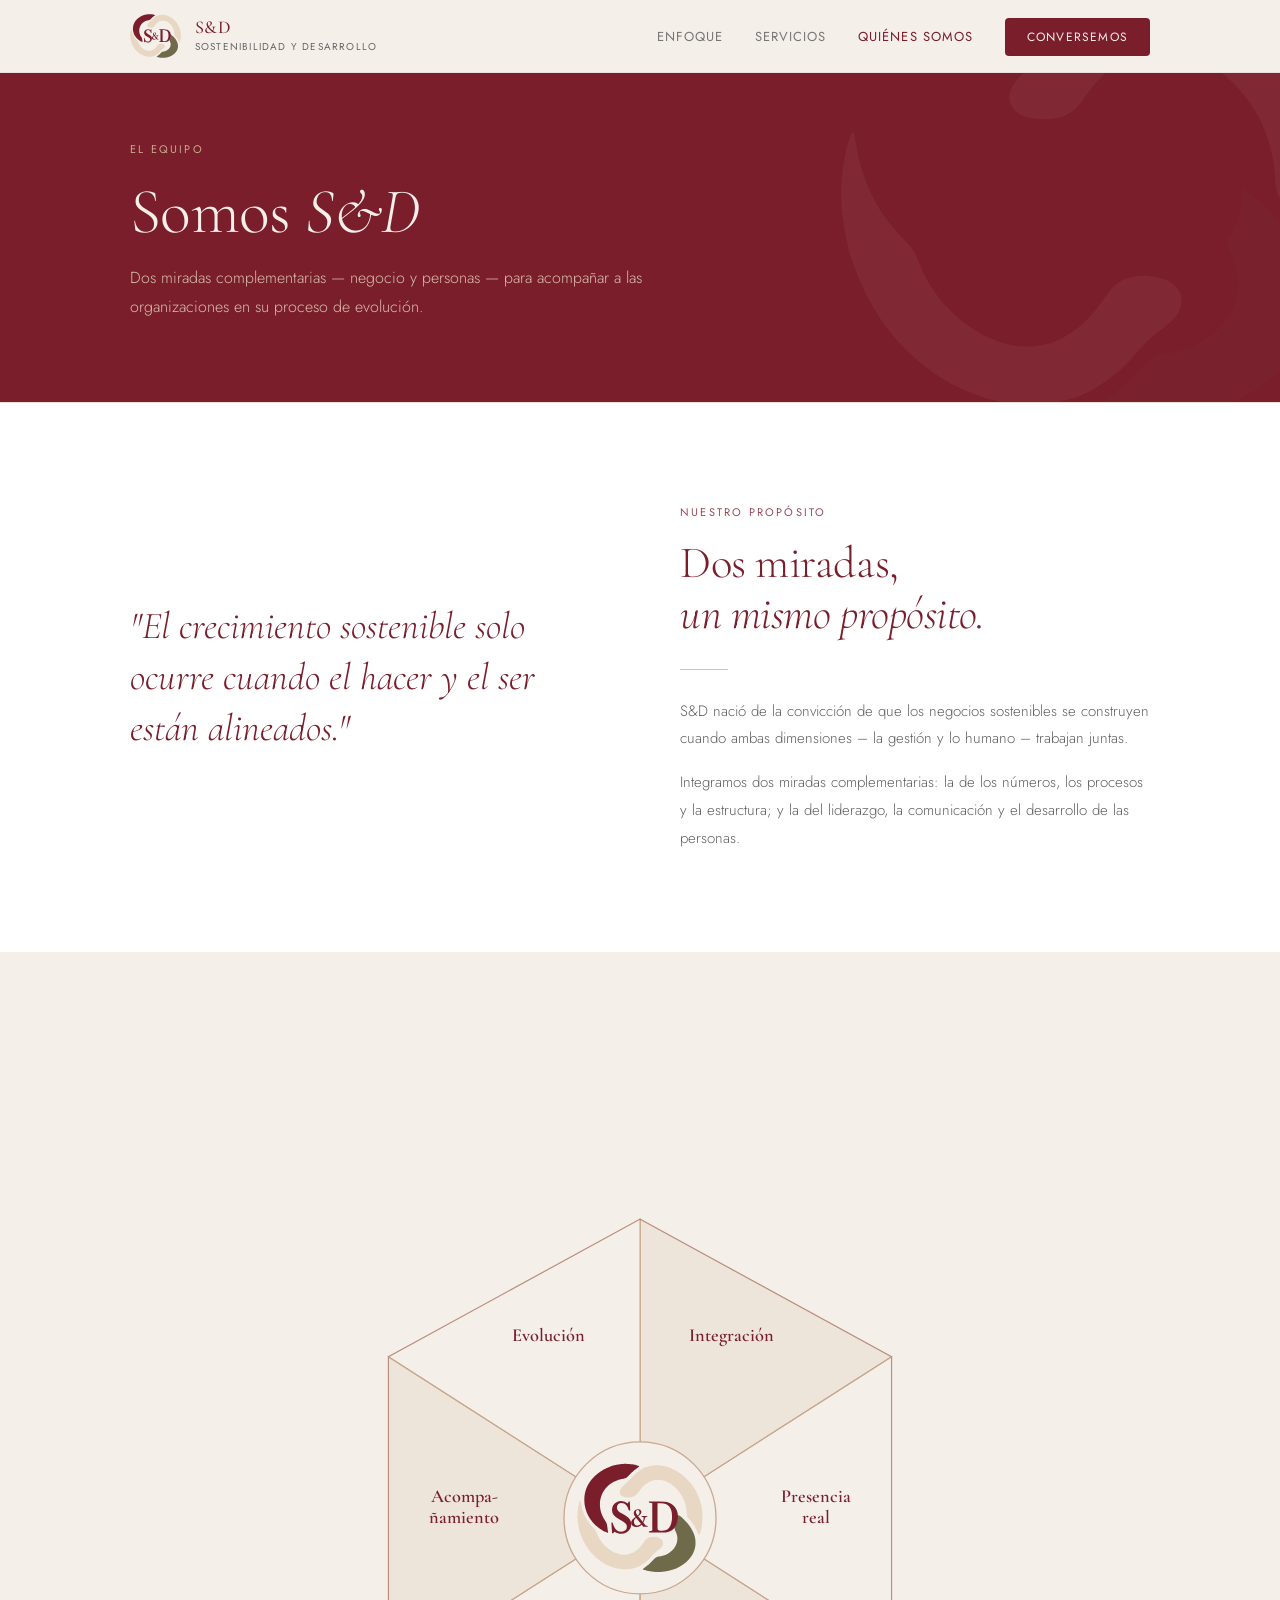
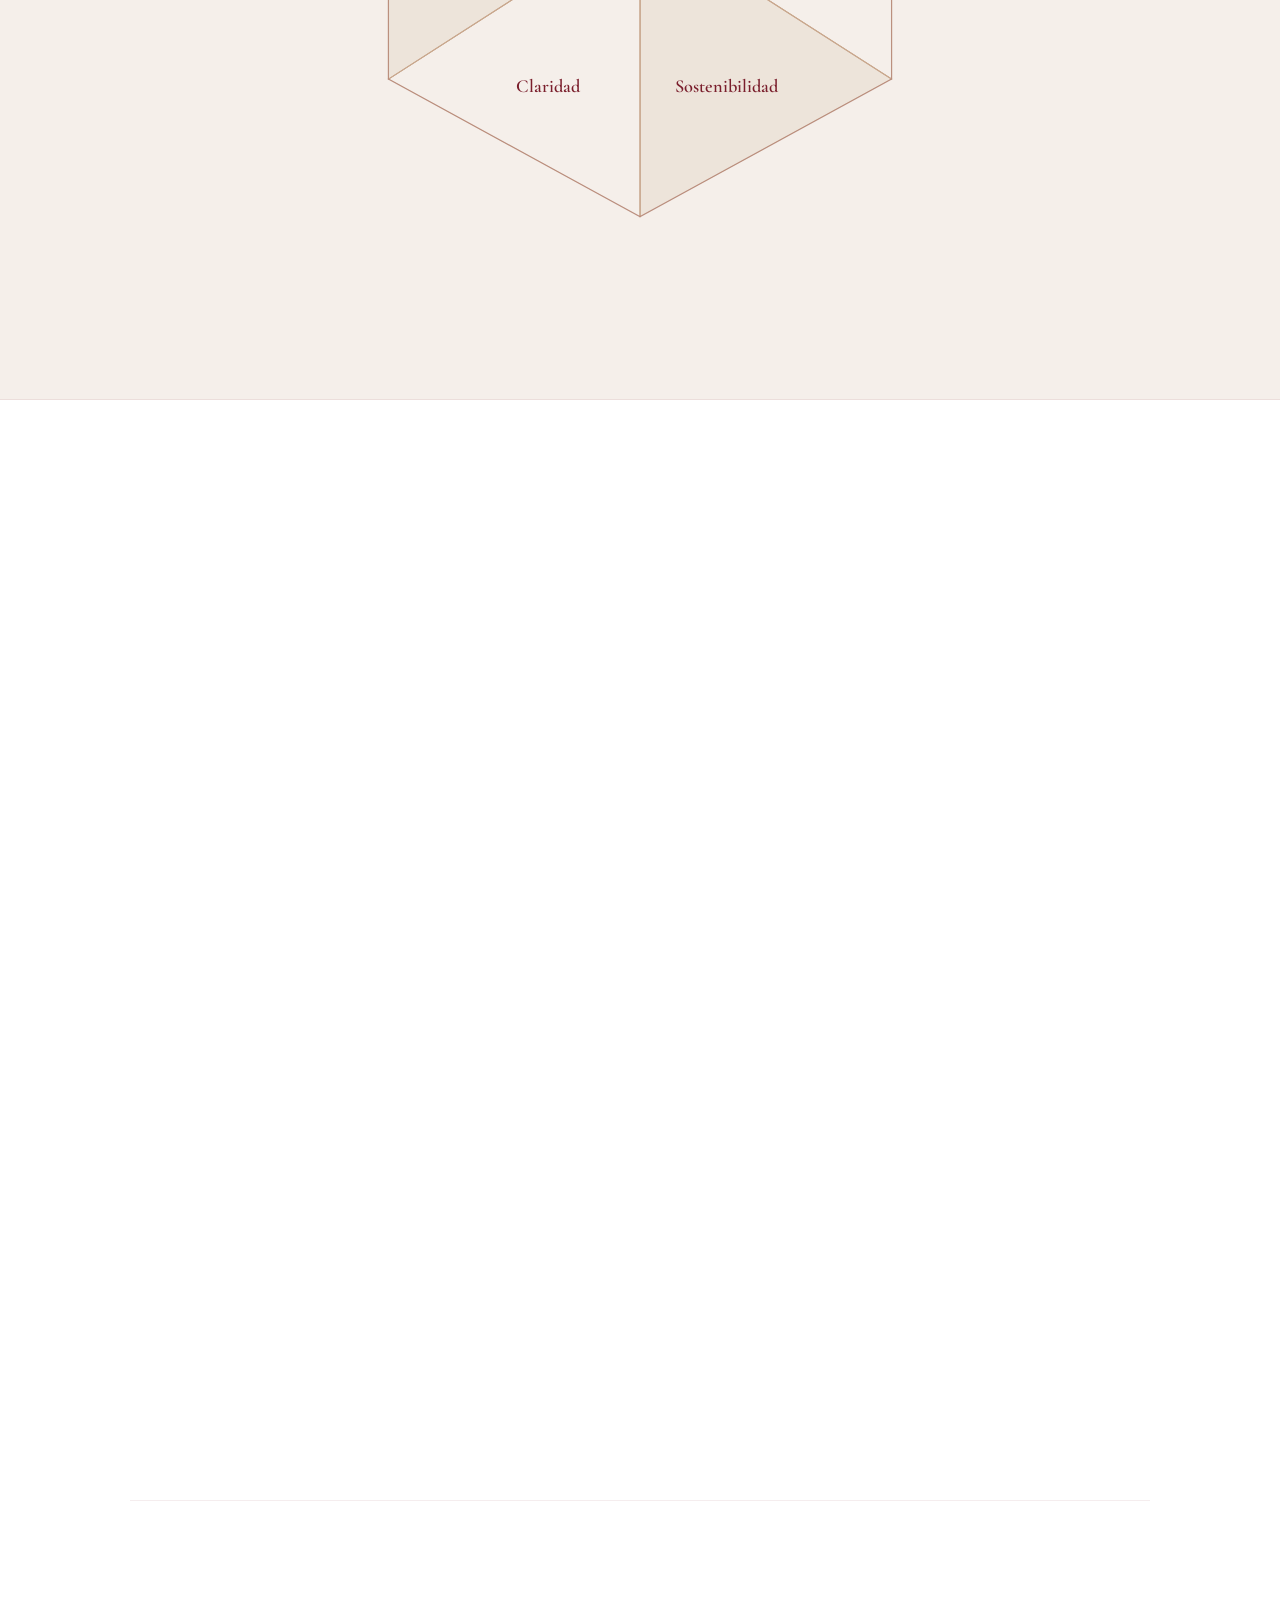
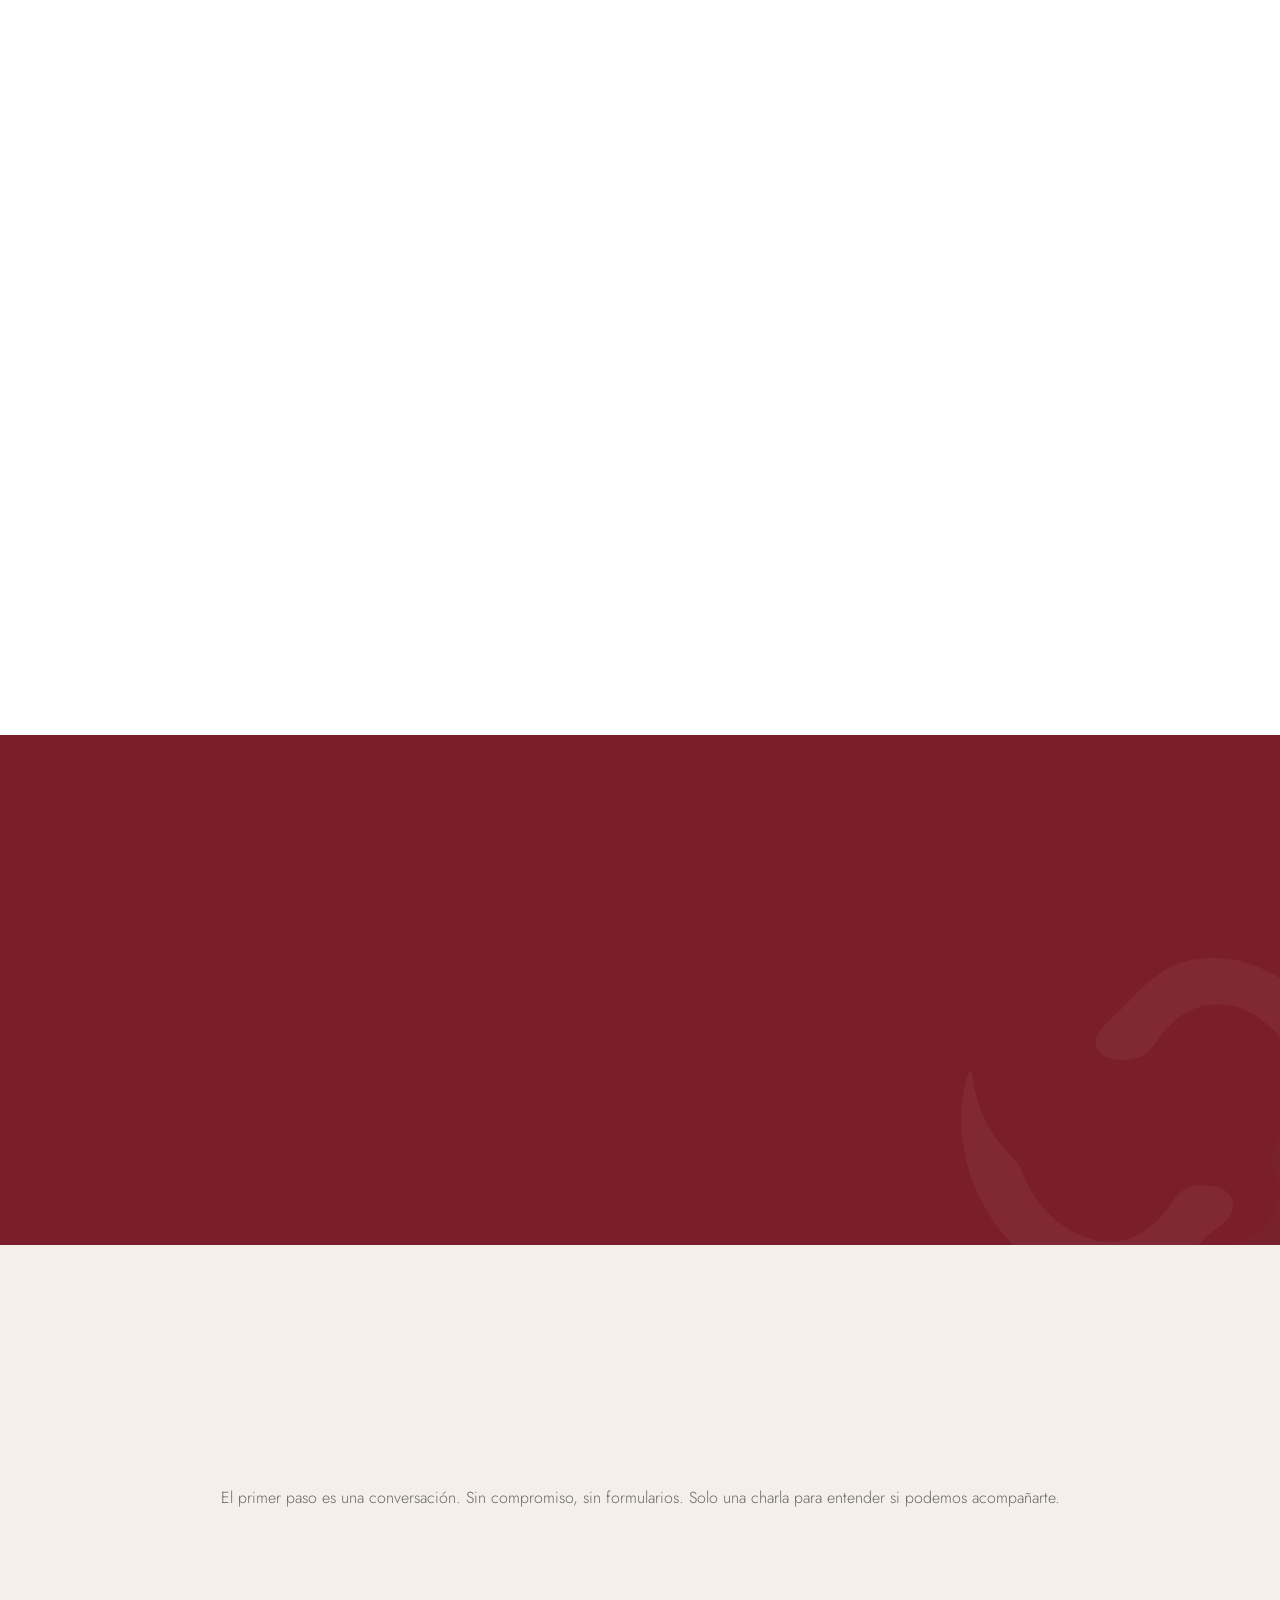
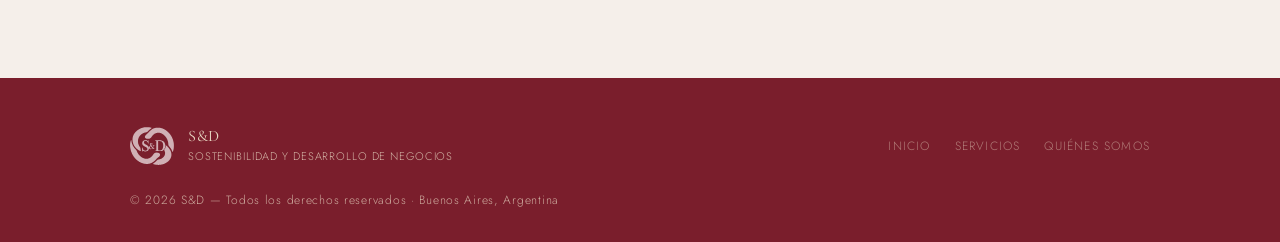
<file: quienes-somos.html>
<!DOCTYPE html>
<html lang="es-AR">
<head>
  <meta charset="UTF-8" />
  <meta name="viewport" content="width=device-width, initial-scale=1.0" />
  <title>Quiénes somos: Yanina Di Boscio y Claudia Santilli | SyD Consultora</title>
  <meta name="description" content="Yanina Di Boscio (gestión y procesos) y Claudia Santilli (coaching y liderazgo), socias de SyD Consultora (S&amp;D). Acompañamos a pymes y empresas familiares." />
  <link rel="canonical" href="https://sydconsultora.com.ar/quienes-somos" />

  <!-- Vista previa al compartir (WhatsApp, LinkedIn, etc.) -->
  <meta property="og:type" content="website" />
  <meta property="og:locale" content="es_AR" />
  <meta property="og:site_name" content="SyD Consultora (S&amp;D)" />
  <meta property="og:title" content="Quiénes somos: Yanina Di Boscio y Claudia Santilli | SyD Consultora" />
  <meta property="og:description" content="Yanina Di Boscio (gestión y procesos) y Claudia Santilli (coaching y liderazgo), socias de SyD Consultora (S&amp;D). Acompañamos a pymes y empresas familiares." />
  <meta property="og:url" content="https://sydconsultora.com.ar/quienes-somos" />
  <meta property="og:image" content="https://sydconsultora.com.ar/img/og-image.jpg" />
  <meta property="og:image:width" content="1200" />
  <meta property="og:image:height" content="630" />
  <meta property="og:image:alt" content="Logo de S&amp;D — Sostenibilidad y Desarrollo de Negocios" />
  <meta name="twitter:card" content="summary_large_image" />

  <!-- Datos estructurados (schema.org) -->
  <script type="application/ld+json">
{
  "@context": "https://schema.org",
  "@graph": [
    {
      "@type": "Person",
      "@id": "https://sydconsultora.com.ar/quienes-somos#yanina",
      "name": "Yanina Di Boscio",
      "jobTitle": "Socia · Licenciada en Administración",
      "description": "Más de 25 años en la gestión integral de empresas familiares, pymes y negocios en crecimiento.",
      "image": "https://sydconsultora.com.ar/img/yanina.jpg",
      "worksFor": {
        "@id": "https://sydconsultora.com.ar/#organizacion"
      },
      "knowsAbout": [
        "Gestión",
        "Procesos",
        "Estrategia financiera"
      ]
    },
    {
      "@type": "Person",
      "@id": "https://sydconsultora.com.ar/quienes-somos#claudia",
      "name": "Claudia Santilli",
      "jobTitle": "Socia · Contadora Pública · Master Coach Ontológica Sistémica y Ejecutiva",
      "worksFor": {
        "@id": "https://sydconsultora.com.ar/#organizacion"
      },
      "knowsAbout": [
        "Coaching",
        "Liderazgo",
        "Desarrollo humano"
      ]
    }
  ]
}
  </script>
  <link rel="icon" href="img/favicon.ico" sizes="any" />
  <link rel="icon" type="image/png" sizes="32x32" href="img/favicon-32.png" />
  <link rel="apple-touch-icon" href="img/apple-touch-icon.png" />
  <link rel="preconnect" href="https://fonts.googleapis.com" />
  <link rel="preconnect" href="https://fonts.gstatic.com" crossorigin />
  <!-- Carga sin bloquear el render: primero se ve el texto con la fuente del sistema -->
  <link rel="preload" as="style" href="https://fonts.googleapis.com/css2?family=Cormorant+Garamond:ital,wght@0,300;0,400;0,500;1,300;1,400&family=Jost:wght@300;400;500&display=swap" />
  <link rel="stylesheet" href="https://fonts.googleapis.com/css2?family=Cormorant+Garamond:ital,wght@0,300;0,400;0,500;1,300;1,400&family=Jost:wght@300;400;500&display=swap" media="print" onload="this.media='all'" />
  <noscript><link rel="stylesheet" href="https://fonts.googleapis.com/css2?family=Cormorant+Garamond:ital,wght@0,300;0,400;0,500;1,300;1,400&family=Jost:wght@300;400;500&display=swap" /></noscript>
  <link rel="stylesheet" href="css/shared.css" />
  <link rel="stylesheet" href="css/quienes-somos.css" />
</head>
<body>

<nav id="navbar">
  <div class="nav-inner">
    <a href="index.html" class="nav-logo">
      <img src="img/logo.svg" alt="S&amp;D" width="51" height="44" />
      <div>
        <span class="brand-name">S&amp;D</span>
        <span class="brand-sub">Sostenibilidad y Desarrollo</span>
      </div>
    </a>
    <ul class="nav-links">
      <li><a href="index.html#pilares">Enfoque</a></li>
      <li><a href="servicios.html" >Servicios</a></li>
      <li><a href="quienes-somos.html" class="nav-active">Quiénes Somos</a></li>
      <li><a href="https://wa.me/5491141867549?text=Hola%2C%20quiero%20conocer%20m%C3%A1s%20sobre%20S%26D" target="_blank" class="nav-cta">Conversemos</a></li>
    </ul>
    <button class="nav-hamburger" id="hamburger" aria-label="Abrir menú">
      <span></span><span></span><span></span>
    </button>
  </div>
</nav>
<div class="nav-mobile" id="mobile-menu">
  <a href="index.html#pilares" onclick="closeMenu()">Enfoque</a>
  <a href="servicios.html" onclick="closeMenu()">Servicios</a>
  <a href="quienes-somos.html" onclick="closeMenu()">Quiénes Somos</a>
  <a href="https://wa.me/5491141867549?text=Hola%2C%20quiero%20conocer%20m%C3%A1s%20sobre%20S%26D" target="_blank" class="nav-cta" onclick="closeMenu()">Conversemos</a>
</div>

<!-- HERO -->
<section class="page-hero">
  <div class="page-hero-wm" id="page-hero-wm"></div>
  <div class="container">
    <p class="section-eyebrow fade-up">El equipo</p>
    <h1 class="section-title fade-up d1">Somos <em>S&amp;D</em></h1>
    <p class="section-desc fade-up d2">
      Dos miradas complementarias — negocio y personas — para acompañar
      a las organizaciones en su proceso de evolución.
    </p>
  </div>
</section>

<div class="divider"></div>

<!-- PROPÓSITO -->
<section id="proposito">
  <div class="container">
    <div class="proposito-grid">
      <div class="fade-up">
        <blockquote class="proposito-quote">
          "El crecimiento sostenible solo ocurre cuando el hacer y el ser están alineados."
        </blockquote>
      </div>
      <div class="fade-up d2">
        <p class="section-eyebrow">Nuestro propósito</p>
        <h2 class="section-title">Dos miradas,<br /><em>un mismo propósito.</em></h2>
        <div class="proposito-sep"></div>
        <p class="proposito-text">
          S&amp;D nació de la convicción de que los negocios sostenibles 
          se construyen cuando ambas dimensiones – la gestión y lo humano – trabajan juntas.
        </p>
        <p class="proposito-text" style="margin-top: 16px;">
          Integramos dos miradas complementarias: la de los números, los procesos y
          la estructura; y la del liderazgo, la comunicación y el desarrollo de las personas.
        </p>
      </div>
    </div>
  </div>
</section>

<!-- VALORES -->
<section id="valores">
  <div class="container">
    <div class="section-header">
      <p class="section-eyebrow fade-up">Cómo trabajamos</p>
      <h2 class="section-title fade-up d1">Nuestra <em>Metodología</em></h2>
    </div>

    <!-- DESKTOP: hexágono radial -->
    <div class="valores-hex">
      <svg width="100%" viewBox="0 0 580 580" fill="none" xmlns="http://www.w3.org/2000/svg">

        <!-- GAJO 0 — top — Integración -->
        <g class="gajo">
          <polygon class="gajo-fill" points="290,280 290,52 482,157" fill="#EDE4DA" stroke="#C9A88E" stroke-width="0.8"/>
          <line x1="290" y1="280" x2="290" y2="52" stroke="#C9A88E" stroke-width="0.8"/>
          <text class="gajo-titulo" font-family="'Cormorant Garamond',serif" font-size="14" font-weight="600" fill="#7A1E2C" text-anchor="middle" x="360" y="145">Integración</text>
          <text class="gajo-desc" font-family="'Jost',sans-serif" font-size="9.5" fill="#444" text-anchor="middle">
            <tspan x="358" y="128">Unimos la gestión</tspan>
            <tspan x="358" dy="13">con las personas,</tspan>
            <tspan x="358" dy="13">porque ambas siempre</tspan>
            <tspan x="358" dy="13">van de la mano.</tspan>
          </text>
        </g>

        <!-- GAJO 1 — top-right — Presencia real -->
        <g class="gajo">
          <polygon class="gajo-fill" points="290,280 482,157 482,403" fill="#F5EFEA" stroke="#C9A88E" stroke-width="0.8"/>
          <line x1="290" y1="280" x2="482" y2="157" stroke="#C9A88E" stroke-width="0.8"/>
          <text class="gajo-titulo" font-family="'Cormorant Garamond',serif" font-size="14" font-weight="600" fill="#7A1E2C" text-anchor="middle" x="424" y="268">Presencia</text>
          <text class="gajo-titulo" font-family="'Cormorant Garamond',serif" font-size="14" font-weight="600" fill="#7A1E2C" text-anchor="middle" x="424" y="284">real</text>
          <text class="gajo-desc" font-family="'Jost',sans-serif" font-size="9.5" fill="#444" text-anchor="middle">
            <tspan x="424" y="255">Sin recetas</tspan>
            <tspan x="424" dy="13">genéricas. Nos</tspan>
            <tspan x="424" dy="13">involucramos en la</tspan>
            <tspan x="424" dy="13">realidad de cada</tspan>
            <tspan x="424" dy="13">organización.</tspan>
          </text>
        </g>

        <!-- GAJO 2 — bottom-right — Sostenibilidad -->
        <g class="gajo">
          <polygon class="gajo-fill" points="290,280 482,403 290,508" fill="#EDE4DA" stroke="#C9A88E" stroke-width="0.8"/>
          <line x1="290" y1="280" x2="482" y2="403" stroke="#C9A88E" stroke-width="0.8"/>
          <text class="gajo-titulo" font-family="'Cormorant Garamond',serif" font-size="14" font-weight="600" fill="#7A1E2C" text-anchor="middle" x="356" y="413">Sostenibilidad</text>
          <text class="gajo-desc" font-family="'Jost',sans-serif" font-size="9.5" fill="#444" text-anchor="middle">
            <tspan x="356" y="396">Construimos bases</tspan>
            <tspan x="356" dy="13">que sostengan el</tspan>
            <tspan x="356" dy="13">crecimiento en</tspan>
            <tspan x="356" dy="13">el tiempo.</tspan>
          </text>
        </g>

        <!-- GAJO 3 — bottom — Claridad -->
        <g class="gajo">
          <polygon class="gajo-fill" points="290,280 290,508 98,403" fill="#F5EFEA" stroke="#C9A88E" stroke-width="0.8"/>
          <line x1="290" y1="280" x2="290" y2="508" stroke="#C9A88E" stroke-width="0.8"/>
          <text class="gajo-titulo" font-family="'Cormorant Garamond',serif" font-size="14" font-weight="600" fill="#7A1E2C" text-anchor="middle" x="220" y="413">Claridad</text>
          <text class="gajo-desc" font-family="'Jost',sans-serif" font-size="9.5" fill="#444" text-anchor="middle">
            <tspan x="220" y="396">Espacios de análisis</tspan>
            <tspan x="220" dy="13">para priorizar y</tspan>
            <tspan x="220" dy="13">decidir con mayor</tspan>
            <tspan x="220" dy="13">confianza.</tspan>
          </text>
        </g>

        <!-- GAJO 4 — bottom-left — Acompañamiento -->
        <g class="gajo">
          <polygon class="gajo-fill" points="290,280 98,403 98,157" fill="#EDE4DA" stroke="#C9A88E" stroke-width="0.8"/>
          <line x1="290" y1="280" x2="98" y2="403" stroke="#C9A88E" stroke-width="0.8"/>
          <text class="gajo-titulo" font-family="'Cormorant Garamond',serif" font-size="14" font-weight="600" fill="#7A1E2C" text-anchor="middle" x="156" y="268">Acompa-</text>
          <text class="gajo-titulo" font-family="'Cormorant Garamond',serif" font-size="14" font-weight="600" fill="#7A1E2C" text-anchor="middle" x="156" y="284">ñamiento</text>
          <text class="gajo-desc" font-family="'Jost',sans-serif" font-size="9.5" fill="#444" text-anchor="middle">
            <tspan x="156" y="255">Nos comprometemos</tspan>
            <tspan x="156" dy="13">y estamos presentes</tspan>
            <tspan x="156" dy="13">en cada momento</tspan>
            <tspan x="156" dy="13">del proceso.</tspan>
          </text>
        </g>

        <!-- GAJO 5 — top-left — Evolución -->
        <g class="gajo">
          <polygon class="gajo-fill" points="290,280 98,157 290,52" fill="#F5EFEA" stroke="#C9A88E" stroke-width="0.8"/>
          <line x1="290" y1="280" x2="98" y2="157" stroke="#C9A88E" stroke-width="0.8"/>
          <text class="gajo-titulo" font-family="'Cormorant Garamond',serif" font-size="14" font-weight="600" fill="#7A1E2C" text-anchor="middle" x="220" y="145">Evolución</text>
          <text class="gajo-desc" font-family="'Jost',sans-serif" font-size="9.5" fill="#444" text-anchor="middle">
            <tspan x="220" y="128">Respetamos los</tspan>
            <tspan x="220" dy="13">tiempos propios y</tspan>
            <tspan x="220" dy="13">acompañamos con</tspan>
            <tspan x="220" dy="13">paciencia estratégica.</tspan>
          </text>
        </g>

        <!-- Borde exterior del hexágono -->
        <polygon points="290,52 482,157 482,403 290,508 98,403 98,157"
          fill="none" stroke="#7A1E2C" stroke-width="1" opacity="0.2"/>

        <!-- Círculo central con logo -->
        <circle cx="290" cy="280" r="58" fill="#F5EFEA" stroke="#C9A88E" stroke-width="1"/>
        <image href="img/logo.svg" x="242" y="236" width="96" height="88"/>

      </svg>
    </div>

    <!-- MOBILE: grilla 2x3 -->
    <div class="valores-mobile">
      <div class="logo-mobile">
        <img src="img/logo.svg" alt="S&amp;D" />
      </div>
      <div class="valores-cards">
        <div class="valor-card">
          <h3 class="valor-card-title">Integración</h3>
          <p class="valor-card-desc">Unimos la gestión con las personas, porque ambas dimensiones siempre van de la mano.</p>
        </div>
        <div class="valor-card">
          <h3 class="valor-card-title">Presencia real</h3>
          <p class="valor-card-desc">Sin recetas genéricas. Nos involucramos en la realidad de cada organización.</p>
        </div>
        <div class="valor-card">
          <h3 class="valor-card-title">Sostenibilidad</h3>
          <p class="valor-card-desc">Construimos bases que sostengan el crecimiento en el tiempo.</p>
        </div>
        <div class="valor-card">
          <h3 class="valor-card-title">Claridad</h3>
          <p class="valor-card-desc">Espacios de análisis para priorizar y decidir con mayor confianza.</p>
        </div>
        <div class="valor-card">
          <h3 class="valor-card-title">Acompañamiento</h3>
          <p class="valor-card-desc">Nos comprometemos y estamos presentes en cada momento del proceso.</p>
        </div>
        <div class="valor-card">
          <h3 class="valor-card-title">Evolución</h3>
          <p class="valor-card-desc">Respetamos los tiempos y acompañamos con paciencia estratégica.</p>
        </div>
      </div>
    </div>

  </div>
</section>

<div class="divider"></div>

<!-- EQUIPO -->
<section id="equipo">
  <div class="container">
    <div class="equipo-intro">
      <p class="section-eyebrow fade-up">El equipo</p>
      <h2 class="section-title fade-up d1">Las personas<br /><em>detrás de S&amp;D</em></h2>
    </div>

    <div class="personas-stack">

      <!-- YANINA DI BOSCIO -->
      <div class="persona-full fade-up">
        <div class="persona-img-col">
          <div class="persona-img-wrap">
            <img class="persona-img" src="img/yanina.jpg" srcset="img/yanina-400.jpg 400w, img/yanina.jpg 800w" sizes="(max-width: 900px) 100vw, 340px" alt="Yanina Di Boscio, socia de S&amp;D" width="800" height="1067" />
            <div class="persona-img-badge">
              <span class="persona-img-badge-name">Yanina Di Boscio</span>
              <span class="persona-img-badge-role">Gestión &amp; Estrategia de Negocios</span>
            </div>
          </div>
        </div>
        <div class="persona-text-col">
          <span class="persona-kicker">Gestión · Procesos · Estrategia Financiera</span>
          <h3 class="persona-name-big">Yanina<br />Di Boscio</h3>
          <p class="persona-title-line">Licenciada en Administración · Gestión y Desarrollo de Negocios</p>
          <div class="persona-sep"></div>
          <p class="persona-bio-full">
            Soy Licenciada en Administración y cuento con más de 25 años de experiencia
            liderando la gestión integral y el desarrollo de organizaciones, especialmente
            empresas familiares, pymes y negocios en crecimiento.
          </p>
          <p class="persona-bio-full">
            A lo largo de mi trayectoria acompañé procesos de expansión, profesionalización
            y transformación empresarial, ocupando posiciones de liderazgo en administración,
            operaciones, planificación y dirección general. Ese recorrido me permitió comprender
            en profundidad los desafíos de quienes emprenden, dirigen y sostienen organizaciones:
            <strong>ordenar el crecimiento, tomar decisiones estratégicas, delegar
            y profesionalizar la gestión.</strong>
          </p>
          <p class="persona-bio-full">
            Mi mirada combina estrategia, gestión y desarrollo organizacional, integrando
            el análisis de los números con la comprensión de las personas y las dinámicas
            que hacen posible el crecimiento. Mi propósito es contribuir al desarrollo de
            <strong>negocios más ordenados, sostenibles y humanos,</strong> generando claridad,
            dirección y herramientas concretas para acompañar su evolución.
          </p>
          <div class="persona-tags">
            <span class="persona-tag">Gestión de negocios</span>
            <span class="persona-tag">Ingeniería financiera</span>
            <span class="persona-tag">Procesos</span>
            <span class="persona-tag">Estructura organizacional</span>
            <span class="persona-tag">Liderazgo</span>
          </div>
        </div>
      </div>

      <div class="divider" style="margin: 16px 0;"></div>

      <!-- CLAUDIA SANTILLI -->
      <div class="persona-full reverse fade-up">
        <div class="persona-text-col">
          <span class="persona-kicker">Coaching · Liderazgo · Desarrollo Humano</span>
          <h3 class="persona-name-big">Claudia<br />Santilli</h3>
          <p class="persona-title-line">Contadora Pública · Master Coach Ontológica Sistémica y Ejecutiva</p>
          <div class="persona-sep"></div>
          <p class="persona-bio-full">
            Soy Contadora Pública, Master Coach ontológica sistémica y ejecutiva especializada
            en liderazgo y transformación organizacional. Mi recorrido profesional me permitió
            conocer el mundo del trabajo desde distintas perspectivas: en relación de dependencia,
            acompañando organizaciones desde adentro, y también desde la autonomía profesional.
          </p>
          <p class="persona-bio-full">
            Esa experiencia me dio una mirada integral sobre los desafíos que atraviesan hoy
            las empresas, los líderes y los equipos: la gestión de personas, la comunicación,
            la toma de decisiones y la necesidad de
            <strong>sostener resultados sin perder el eje humano.</strong>
          </p>
          <p class="persona-bio-full">
            Mi propósito es acompañar a líderes, dueños y equipos a construir
            <strong>formas de trabajo más saludables, efectivas y alineadas</strong>
            con los desafíos reales de cada organización, liderando con mayor
            conciencia y autenticidad.
          </p>
          <div class="persona-tags">
            <span class="persona-tag">Coaching ejecutivo</span>
            <span class="persona-tag">Liderazgo</span>
            <span class="persona-tag">Comunicación</span>
            <span class="persona-tag">Gestión emocional</span>
            <span class="persona-tag">Desarrollo de equipos</span>
          </div>
        </div>
        <div class="persona-img-col">
          <div class="persona-img-wrap">
            <img class="persona-img" src="img/claudia.jpg" srcset="img/claudia-400.jpg 400w, img/claudia.jpg 800w" sizes="(max-width: 900px) 100vw, 340px" alt="Claudia Santilli, socia de S&amp;D" width="800" height="1067" loading="lazy" />
            <div class="persona-img-badge">
              <span class="persona-img-badge-name">Claudia Santilli</span>
              <span class="persona-img-badge-role">Coaching &amp; Desarrollo Humano</span>
            </div>
          </div>
        </div>
      </div>

    </div>
  </div>
</section>

<!-- FILOSOFÍA -->
<section id="filosofia">
  <div class="filosofia-wm" id="filosofia-wm"></div>
  <div class="filosofia-inner">
    <div class="filosofia-content fade-up">
      <p class="section-eyebrow">Por qué S&amp;D</p>
      <h2 class="section-title">Sostenibilidad<br /><em>y Desarrollo.</em></h2>
      <div class="filosofia-sep"></div>
      <p class="section-desc">
        El nombre es intencional. Sostenibilidad porque todo lo que construimos está pensado
        para durar. Desarrollo porque creemos en el crecimiento continuo de las organizaciones
        y de las personas que las lideran.
      </p>
    </div>
    <div class="filosofia-pillars fade-up d2">
      <div class="filosofia-pilar">
        <h3 class="filosofia-pilar-title">Negocios y personas, juntos</h3>
        <p class="filosofia-pilar-desc">Sabemos y reconocemos la dicotomía entre lo duro y lo blando del management. Los dos son necesarios, los dos son urgentes.</p>
      </div>
      <div class="filosofia-pilar">
        <h3 class="filosofia-pilar-title">Claridad y humanidad</h3>
        <p class="filosofia-pilar-desc">Trabajamos la claridad que aporta la gestión y la profundidad que aporta el desarrollo humano.</p>
      </div>
      <div class="filosofia-pilar">
        <h3 class="filosofia-pilar-title">Procesos que evolucionan</h3>
        <p class="filosofia-pilar-desc">Cada organización tiene su momento. Nuestro trabajo es acompañar ese momento con las herramientas que ese momento necesita.</p>
      </div>
    </div>
  </div>
</section>

<!-- CTA FINAL -->
<section id="qs-cta">
  <div class="container" style="text-align: center;">
    <p class="section-eyebrow fade-up">¿Querés conocernos?</p>
    <h2 class="cta-title fade-up d1">Conversemos</h2>
    <p class="cta-sub fade-up d2">
      El primer paso es una conversación. Sin compromiso, sin formularios.
      Solo una charla para entender si podemos acompañarte.
    </p>
    <div class="cta-actions fade-up d3">
      <a href="https://wa.me/5491141867549?text=Hola%2C%20quiero%20conocer%20m%C3%A1s%20sobre%20S%26D"
         target="_blank" class="btn-wsp">
        <svg width="16" height="16" viewBox="0 0 24 24" fill="currentColor"><path d="M17.472 14.382c-.297-.149-1.758-.867-2.03-.967-.273-.099-.471-.148-.67.15-.197.297-.767.966-.94 1.164-.173.199-.347.223-.644.075-.297-.15-1.255-.463-2.39-1.475-.883-.788-1.48-1.761-1.653-2.059-.173-.297-.018-.458.13-.606.134-.133.298-.347.446-.52.149-.174.198-.298.298-.497.099-.198.05-.371-.025-.52-.075-.149-.669-1.612-.916-2.207-.242-.579-.487-.5-.669-.51-.173-.008-.371-.01-.57-.01-.198 0-.52.074-.792.372-.272.297-1.04 1.016-1.04 2.479 0 1.462 1.065 2.875 1.213 3.074.149.198 2.096 3.2 5.077 4.487.709.306 1.262.489 1.694.625.712.227 1.36.195 1.871.118.571-.085 1.758-.719 2.006-1.413.248-.694.248-1.289.173-1.413-.074-.124-.272-.198-.57-.347z"/><path d="M12 0C5.373 0 0 5.373 0 12c0 2.114.549 4.1 1.508 5.822L.057 23.25c-.07.252.18.486.43.416l5.552-1.45A11.933 11.933 0 0012 24c6.627 0 12-5.373 12-12S18.627 0 12 0zm0 21.818a9.806 9.806 0 01-5.034-1.39l-.36-.214-3.724.976.992-3.624-.235-.372A9.808 9.808 0 012.182 12C2.182 6.57 6.57 2.182 12 2.182c5.43 0 9.818 4.388 9.818 9.818 0 5.43-4.388 9.818-9.818 9.818z"/></svg>
        WhatsApp
      </a>
    </div>
  </div>
</section>

<footer>
  <div class="footer-inner">
    <div class="footer-brand">
      <img src="img/logo-blanco.svg" alt="S&amp;D" width="44" height="38" loading="lazy" />
      <div>
        <span class="footer-brand-name">S&amp;D</span>
        <span class="footer-tagline-small">Sostenibilidad y Desarrollo de Negocios</span>
      </div>
    </div>
    <nav class="footer-nav">
      <a href="index.html">Inicio</a>
      <a href="servicios.html">Servicios</a>
      <a href="quienes-somos.html">Quiénes Somos</a>
    </nav>
    <p class="footer-copy">© 2026 S&amp;D — Todos los derechos reservados · Buenos Aires, Argentina</p>
  </div>
</footer>

<script src="js/shared.js"></script>
</body>
</html>
</file>
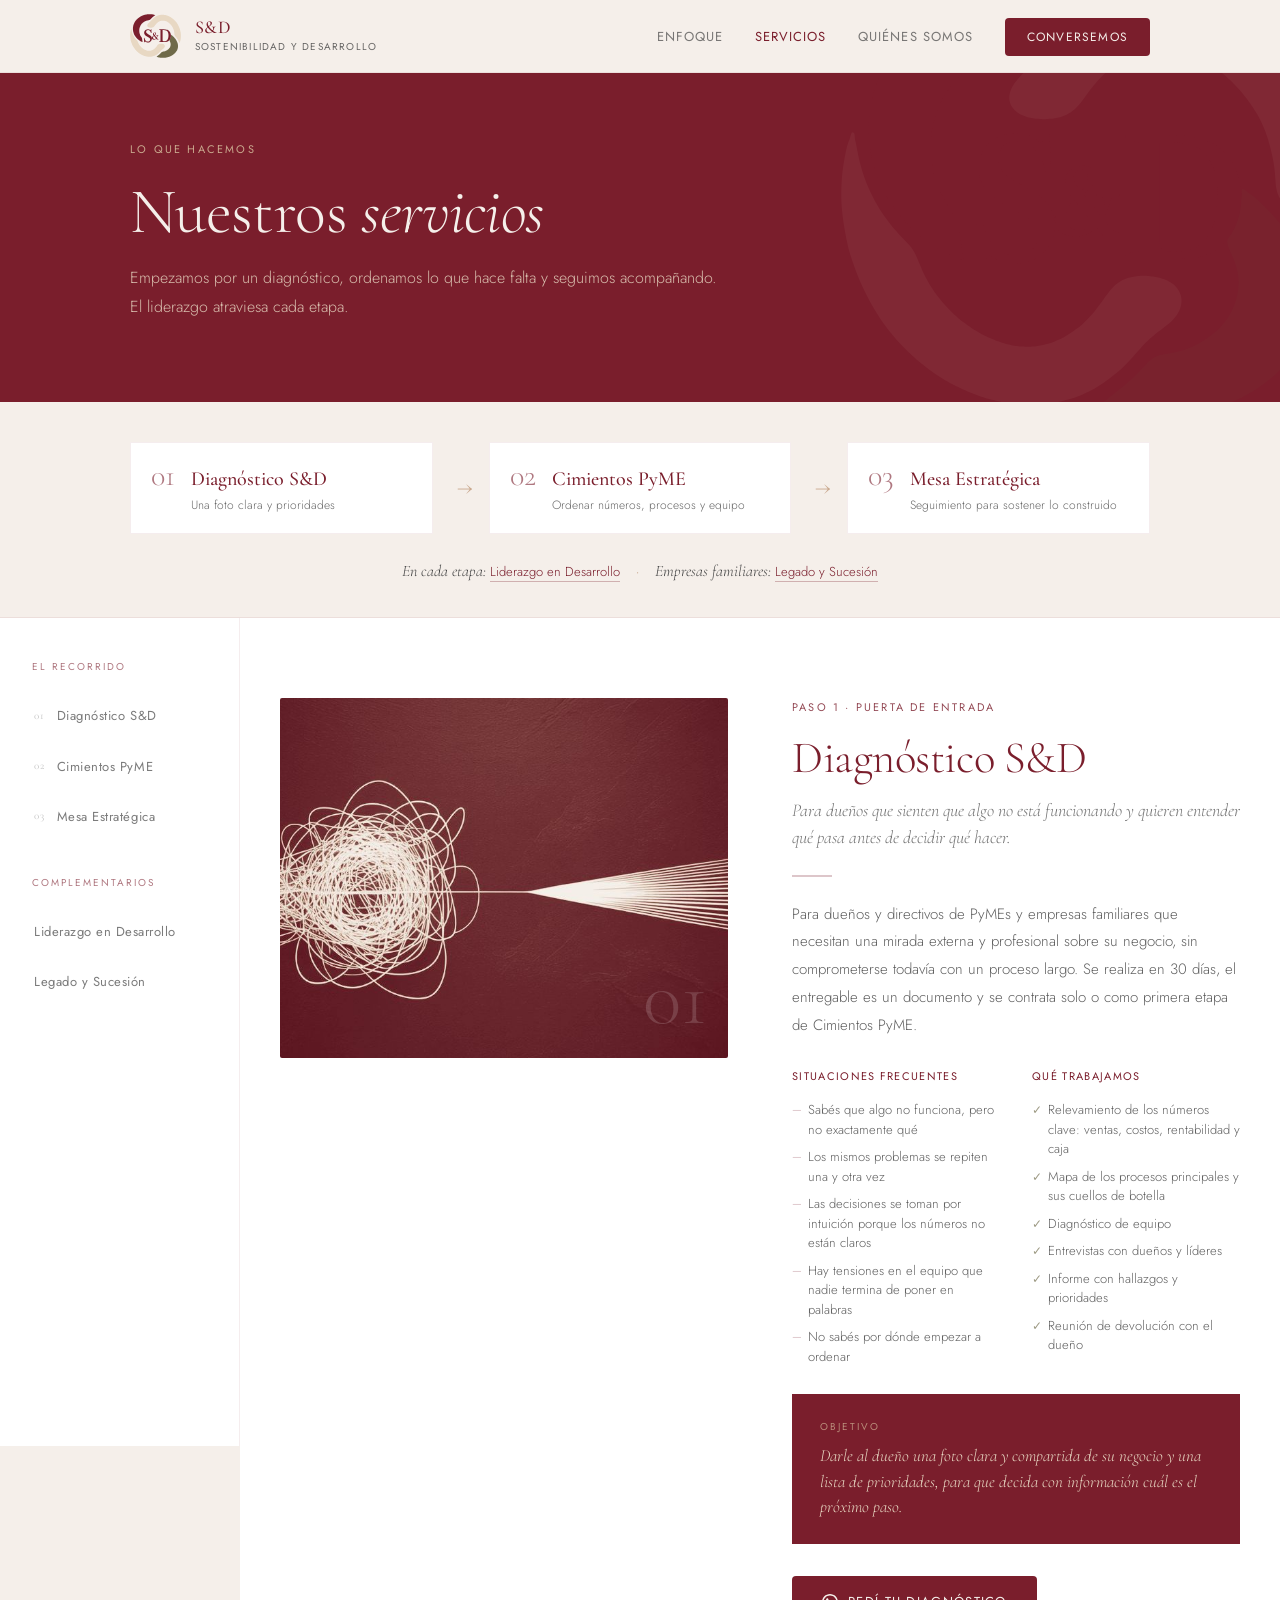
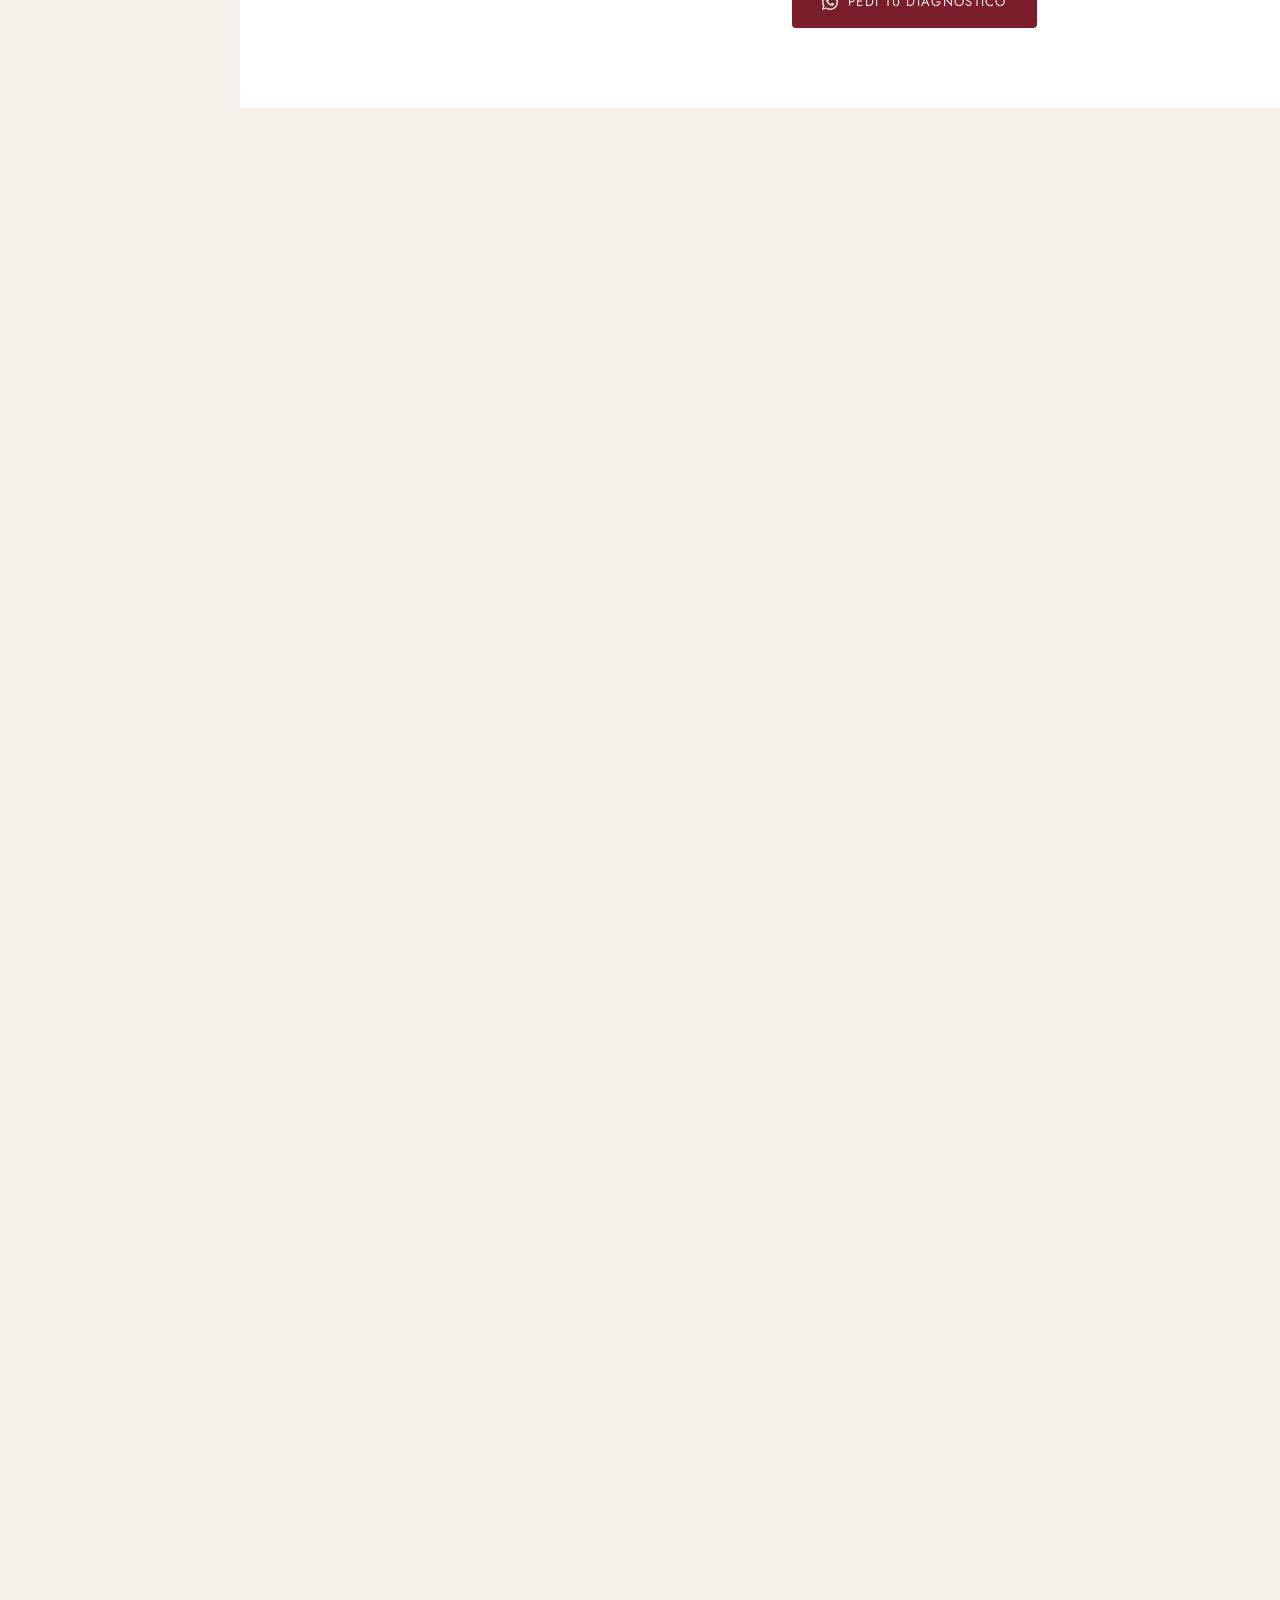
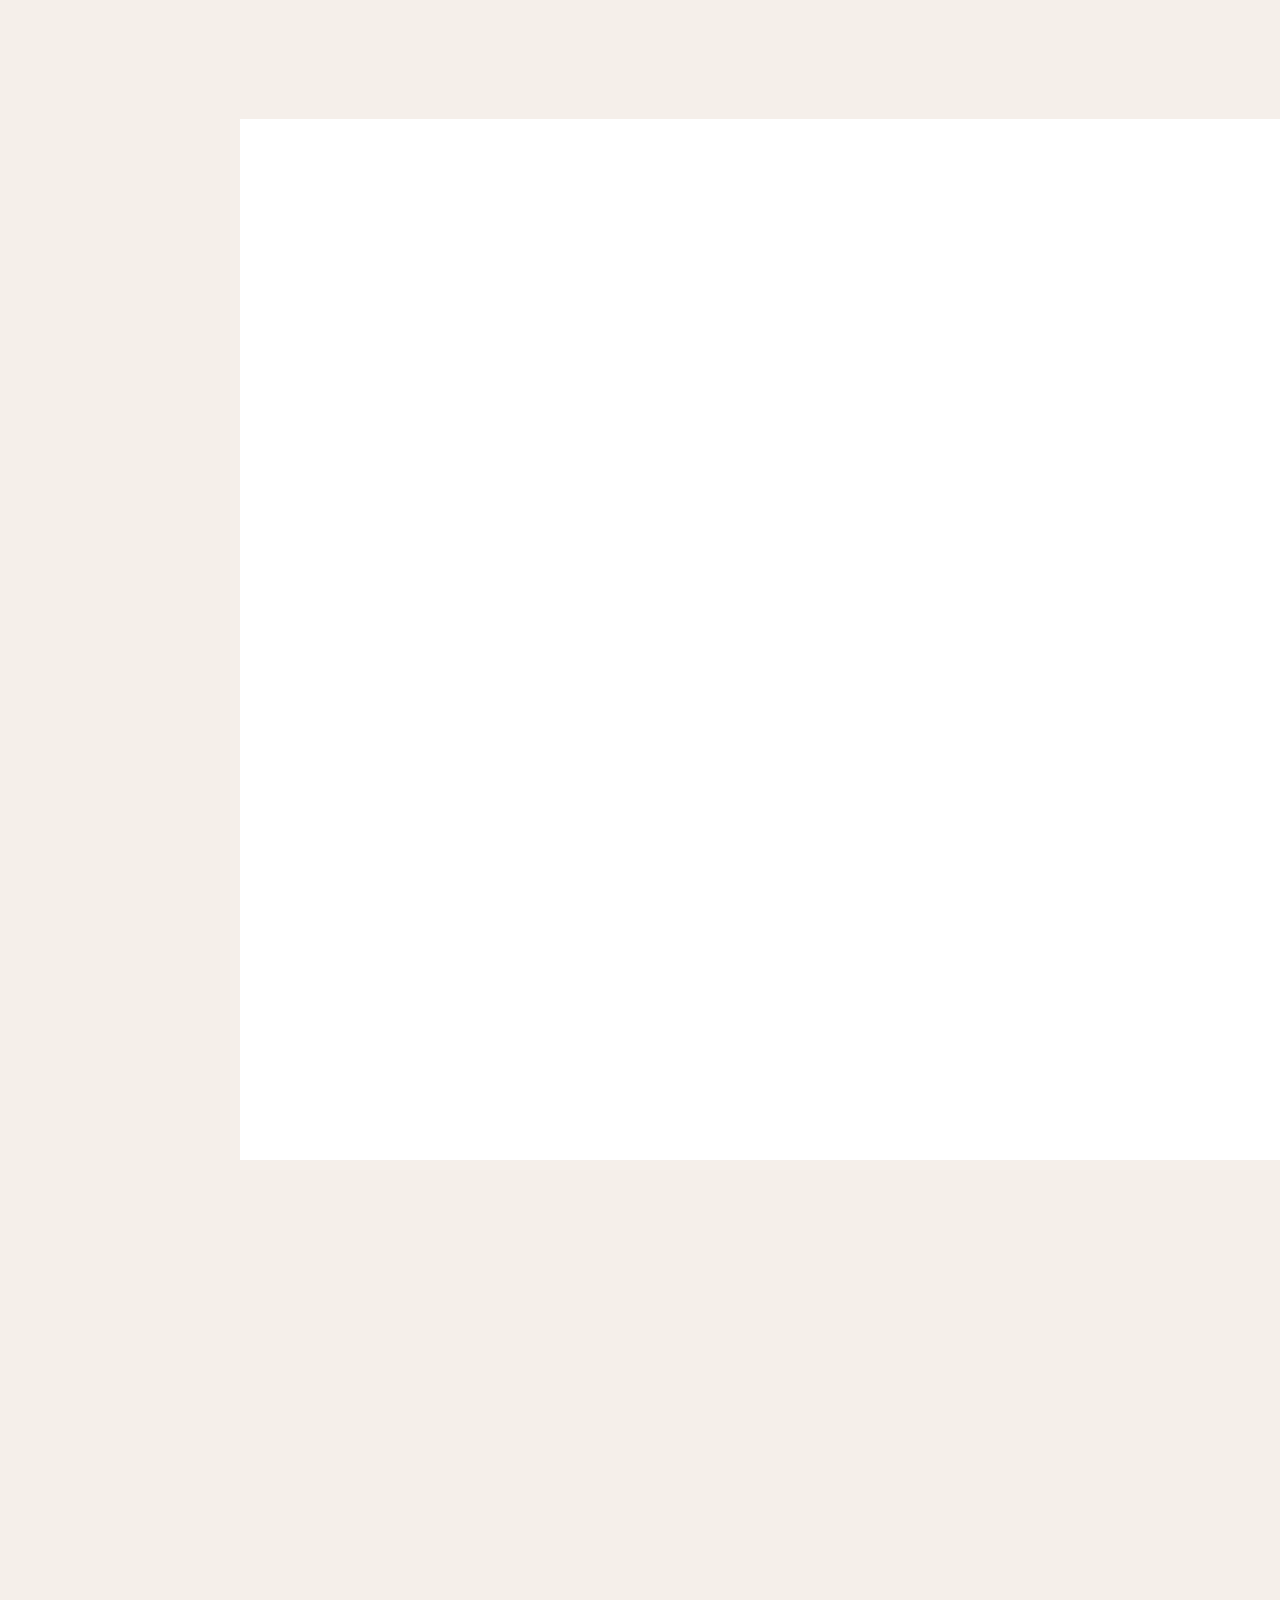
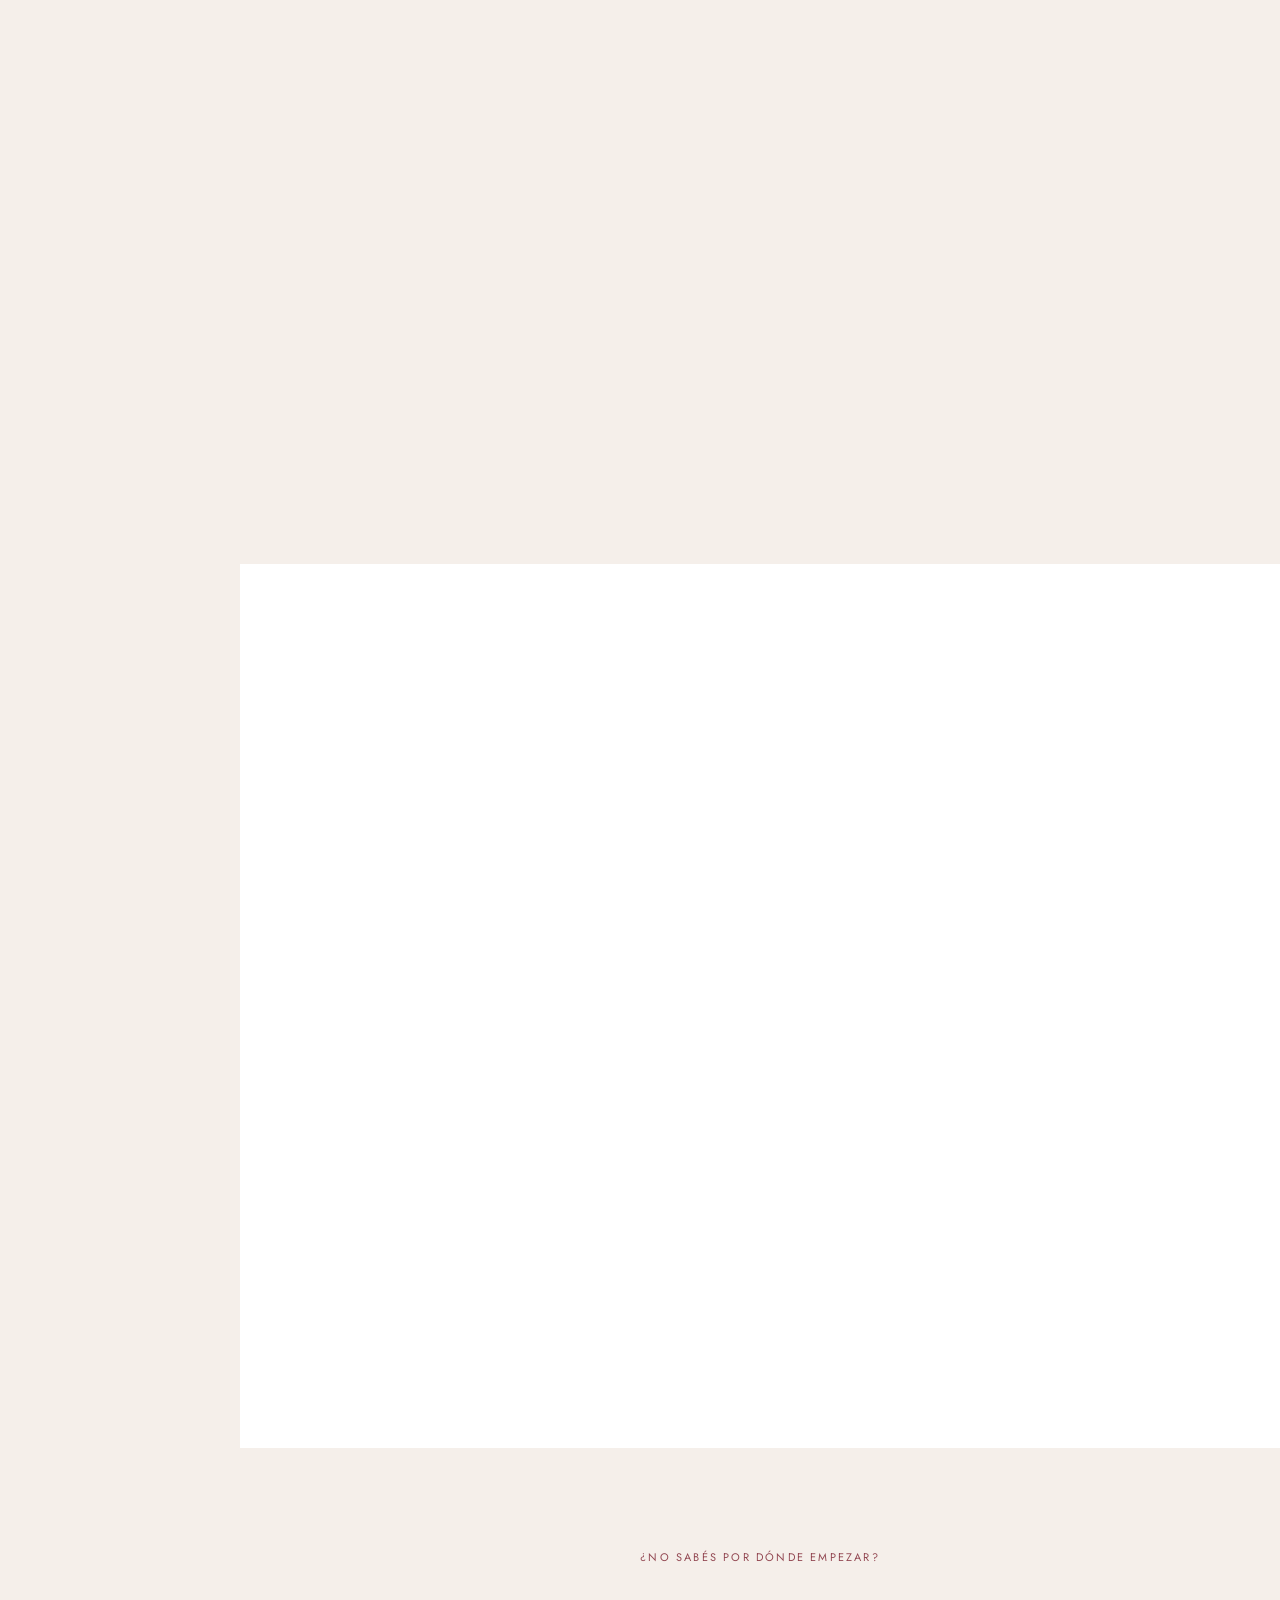
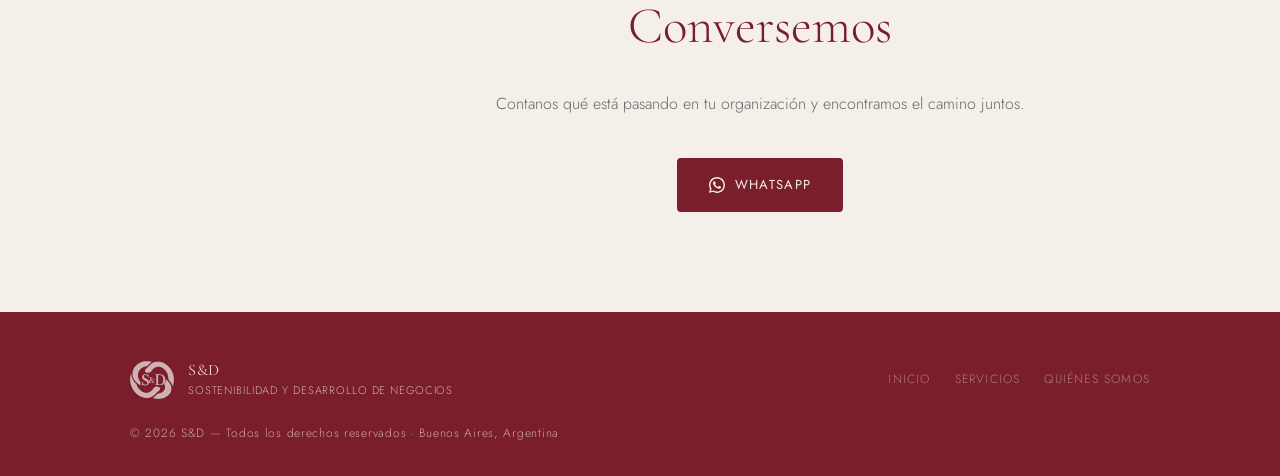
<file: servicios.html>
<!DOCTYPE html>
<html lang="es-AR">
<head>
  <meta charset="UTF-8" />
  <meta name="viewport" content="width=device-width, initial-scale=1.0" />
  <title>Servicios para pymes: diagnóstico, gestión y liderazgo | SyD Consultora</title>
  <meta name="description" content="Diagnóstico S&amp;D, Cimientos PyME y Mesa Estratégica: un recorrido para ordenar números, procesos y equipo, más liderazgo y sucesión en empresas familiares." />
  <link rel="canonical" href="https://sydconsultora.com.ar/servicios" />

  <!-- Vista previa al compartir (WhatsApp, LinkedIn, etc.) -->
  <meta property="og:type" content="website" />
  <meta property="og:locale" content="es_AR" />
  <meta property="og:site_name" content="SyD Consultora (S&amp;D)" />
  <meta property="og:title" content="Servicios para pymes: diagnóstico, gestión y liderazgo | SyD Consultora" />
  <meta property="og:description" content="Diagnóstico S&amp;D, Cimientos PyME y Mesa Estratégica: un recorrido para ordenar números, procesos y equipo, más liderazgo y sucesión en empresas familiares." />
  <meta property="og:url" content="https://sydconsultora.com.ar/servicios" />
  <meta property="og:image" content="https://sydconsultora.com.ar/img/og-image.jpg" />
  <meta property="og:image:width" content="1200" />
  <meta property="og:image:height" content="630" />
  <meta property="og:image:alt" content="Logo de S&amp;D — Sostenibilidad y Desarrollo de Negocios" />
  <meta name="twitter:card" content="summary_large_image" />

  <!-- Datos estructurados (schema.org) -->
  <script type="application/ld+json">
{
  "@context": "https://schema.org",
  "@graph": [
    {
      "@type": "Service",
      "@id": "https://sydconsultora.com.ar/servicios#diagnostico",
      "name": "Diagnóstico S&D",
      "description": "Para dueños que sienten que algo no está funcionando y quieren entender qué pasa antes de decidir qué hacer.",
      "url": "https://sydconsultora.com.ar/servicios#diagnostico",
      "provider": {
        "@id": "https://sydconsultora.com.ar/#organizacion"
      },
      "areaServed": {
        "@type": "Country",
        "name": "Argentina"
      }
    },
    {
      "@type": "Service",
      "@id": "https://sydconsultora.com.ar/servicios#cimientos",
      "name": "Cimientos PyME",
      "description": "Para negocios que crecieron y hoy necesitan estructura para seguir creciendo.",
      "url": "https://sydconsultora.com.ar/servicios#cimientos",
      "provider": {
        "@id": "https://sydconsultora.com.ar/#organizacion"
      },
      "areaServed": {
        "@type": "Country",
        "name": "Argentina"
      }
    },
    {
      "@type": "Service",
      "@id": "https://sydconsultora.com.ar/servicios#mesa",
      "name": "Mesa Estratégica",
      "description": "Acompañamiento mensual para negocios que necesitan mirada estratégica y seguimiento continuo.",
      "url": "https://sydconsultora.com.ar/servicios#mesa",
      "provider": {
        "@id": "https://sydconsultora.com.ar/#organizacion"
      },
      "areaServed": {
        "@type": "Country",
        "name": "Argentina"
      }
    },
    {
      "@type": "Service",
      "@id": "https://sydconsultora.com.ar/servicios#liderazgo",
      "name": "Liderazgo en Desarrollo",
      "description": "Acompañamos a líderes y profesionales en su crecimiento, sus decisiones y el desarrollo de su rol.",
      "url": "https://sydconsultora.com.ar/servicios#liderazgo",
      "provider": {
        "@id": "https://sydconsultora.com.ar/#organizacion"
      },
      "areaServed": {
        "@type": "Country",
        "name": "Argentina"
      }
    },
    {
      "@type": "Service",
      "@id": "https://sydconsultora.com.ar/servicios#legado",
      "name": "Legado y Sucesión",
      "description": "Para empresas familiares que buscan profesionalizar la transición generacional.",
      "url": "https://sydconsultora.com.ar/servicios#legado",
      "provider": {
        "@id": "https://sydconsultora.com.ar/#organizacion"
      },
      "areaServed": {
        "@type": "Country",
        "name": "Argentina"
      }
    }
  ]
}
  </script>
  <link rel="icon" href="img/favicon.ico" sizes="any" />
  <link rel="icon" type="image/png" sizes="32x32" href="img/favicon-32.png" />
  <link rel="apple-touch-icon" href="img/apple-touch-icon.png" />
  <link rel="preconnect" href="https://fonts.googleapis.com" />
  <link rel="preconnect" href="https://fonts.gstatic.com" crossorigin />
  <!-- Carga sin bloquear el render: primero se ve el texto con la fuente del sistema -->
  <link rel="preload" as="style" href="https://fonts.googleapis.com/css2?family=Cormorant+Garamond:ital,wght@0,300;0,400;0,500;1,300;1,400&family=Jost:wght@300;400;500&display=swap" />
  <link rel="stylesheet" href="https://fonts.googleapis.com/css2?family=Cormorant+Garamond:ital,wght@0,300;0,400;0,500;1,300;1,400&family=Jost:wght@300;400;500&display=swap" media="print" onload="this.media='all'" />
  <noscript><link rel="stylesheet" href="https://fonts.googleapis.com/css2?family=Cormorant+Garamond:ital,wght@0,300;0,400;0,500;1,300;1,400&family=Jost:wght@300;400;500&display=swap" /></noscript>
  <link rel="stylesheet" href="css/shared.css" />
  <link rel="stylesheet" href="css/servicios.css" />
</head>
<body>

<nav id="navbar">
  <div class="nav-inner">
    <a href="index.html" class="nav-logo">
      <img src="img/logo.svg" alt="S&amp;D" width="51" height="44" />
      <div>
        <span class="brand-name">S&amp;D</span>
        <span class="brand-sub">Sostenibilidad y Desarrollo</span>
      </div>
    </a>
    <ul class="nav-links">
      <li><a href="index.html#pilares">Enfoque</a></li>
      <li><a href="servicios.html" class="nav-active">Servicios</a></li>
      <li><a href="quienes-somos.html" >Quiénes Somos</a></li>
      <li><a href="https://wa.me/5491141867549?text=Hola%2C%20quiero%20conocer%20m%C3%A1s%20sobre%20S%26D" target="_blank" class="nav-cta">Conversemos</a></li>
    </ul>
    <button class="nav-hamburger" id="hamburger" aria-label="Abrir menú">
      <span></span><span></span><span></span>
    </button>
  </div>
</nav>
<div class="nav-mobile" id="mobile-menu">
  <a href="index.html#pilares" onclick="closeMenu()">Enfoque</a>
  <a href="servicios.html" onclick="closeMenu()">Servicios</a>
  <a href="quienes-somos.html" onclick="closeMenu()">Quiénes Somos</a>
  <a href="https://wa.me/5491141867549?text=Hola%2C%20quiero%20conocer%20m%C3%A1s%20sobre%20S%26D" target="_blank" class="nav-cta" onclick="closeMenu()">Conversemos</a>
</div>

<!-- HERO DE PÁGINA -->
<section class="page-hero">
  <div class="page-hero-wm" id="page-hero-wm"></div>
  <div class="container">
    <p class="section-eyebrow fade-up">Lo que hacemos</p>
    <h1 class="section-title fade-up d1">Nuestros <em>servicios</em></h1>
    <p class="section-desc fade-up d2">
      Empezamos por un diagnóstico, ordenamos lo que hace falta y seguimos acompañando.
      El liderazgo atraviesa cada etapa.
    </p>
  </div>
</section>

<!-- MAPA DEL RECORRIDO (reemplaza al sidebar en mobile) -->
<div class="serv-mapa">
  <div class="container">
    <ol class="mapa-pasos fade-up">
      <li><a href="#diagnostico" class="mapa-paso">
        <span class="mapa-num">01</span>
        <span class="mapa-nombre">Diagnóstico S&amp;D</span>
        <span class="mapa-desc">Una foto clara y prioridades</span>
      </a></li>
      <li><a href="#cimientos" class="mapa-paso">
        <span class="mapa-num">02</span>
        <span class="mapa-nombre">Cimientos PyME</span>
        <span class="mapa-desc">Ordenar números, procesos y equipo</span>
      </a></li>
      <li><a href="#mesa" class="mapa-paso">
        <span class="mapa-num">03</span>
        <span class="mapa-nombre">Mesa Estratégica</span>
        <span class="mapa-desc">Seguimiento para sostener lo construido</span>
      </a></li>
    </ol>
    <p class="mapa-extra fade-up d1">
      <span class="mapa-extra-item">En cada etapa: <a href="#liderazgo">Liderazgo en Desarrollo</a></span>
      <span class="mapa-sep">·</span>
      <span class="mapa-extra-item">Empresas familiares: <a href="#legado">Legado y Sucesión</a></span>
    </p>
  </div>
</div>

<!-- LAYOUT: SIDEBAR + CONTENIDO -->
<div class="serv-layout">

  <!-- Sidebar de navegación (sticky) -->
  <aside class="serv-sidebar">
    <p class="sidebar-title">El recorrido</p>
    <ul class="sidebar-list">
      <li><a href="#diagnostico" class="sidebar-link"><span class="sidebar-num">01</span>Diagnóstico S&amp;D</a></li>
      <li><a href="#cimientos" class="sidebar-link"><span class="sidebar-num">02</span>Cimientos PyME</a></li>
      <li><a href="#mesa" class="sidebar-link"><span class="sidebar-num">03</span>Mesa Estratégica</a></li>
    </ul>
    <p class="sidebar-title sidebar-title-group">Complementarios</p>
    <ul class="sidebar-list">
      <li><a href="#liderazgo" class="sidebar-link">Liderazgo en Desarrollo</a></li>
      <li><a href="#legado" class="sidebar-link">Legado y Sucesión</a></li>
    </ul>
  </aside>

  <!-- Contenido principal -->
  <main>

  <!-- ─── DIAGNÓSTICO S&D ─── -->
  <section id="diagnostico" style="padding: 80px 0; background: #FFFFFF; scroll-margin-top: 80px;">
    <div class="container">
      <div class="serv-detail-grid fade-up">

        <!-- Imagen del servicio -->
        <div class="serv-detail-img-col">
          <div class="serv-detail-img">
            <!-- Para cambiar la imagen: reemplazar el src de img -->
            <img src="img/serv-diagnostico.jpg" alt="Ovillo de hilos que se ordena en líneas rectas" width="762" height="527" loading="lazy" />
            <div class="serv-detail-num">01</div>
          </div>
        </div>

        <!-- Contenido del servicio -->
        <div class="serv-detail-content">
          <p class="section-eyebrow">Paso 1 · Puerta de entrada</p>
          <h2 class="section-title">Diagnóstico S&amp;D</h2>
          <p class="serv-tagline">Para dueños que sienten que algo no está funcionando y quieren entender qué pasa antes de decidir qué hacer.</p>
          <div class="serv-sep"></div>

          <p class="serv-para">Para dueños y directivos de PyMEs y empresas familiares que necesitan una mirada externa y profesional sobre su negocio, sin comprometerse todavía con un proceso largo. Se realiza en 30 días, el entregable es un documento y se contrata solo o como primera etapa de Cimientos PyME.</p>

          <div class="serv-cols">
            <div>
              <h3 class="serv-col-title">Situaciones frecuentes</h3>
              <ul class="serv-list">
                <li>Sabés que algo no funciona, pero no exactamente qué</li>
                <li>Los mismos problemas se repiten una y otra vez</li>
                <li>Las decisiones se toman por intuición porque los números no están claros</li>
                <li>Hay tensiones en el equipo que nadie termina de poner en palabras</li>
                <li>No sabés por dónde empezar a ordenar</li>
              </ul>
            </div>
            <div>
              <h3 class="serv-col-title">Qué trabajamos</h3>
              <ul class="serv-list serv-list-check">
                <li>Relevamiento de los números clave: ventas, costos, rentabilidad y caja</li>
                <li>Mapa de los procesos principales y sus cuellos de botella</li>
                <li>Diagnóstico de equipo</li>
                <li>Entrevistas con dueños y líderes</li>
                <li>Informe con hallazgos y prioridades</li>
                <li>Reunión de devolución con el dueño</li>
              </ul>
            </div>
          </div>

          <div class="serv-objetivo">
            <span class="serv-obj-label">Objetivo</span>
            <p class="serv-obj-text">Darle al dueño una foto clara y compartida de su negocio y una lista de prioridades, para que decida con información cuál es el próximo paso.</p>
          </div>

          <a href="https://wa.me/5491141867549?text=Hola%2C%20quiero%20pedir%20un%20Diagn%C3%B3stico%20S%26D"
             target="_blank" class="btn-primary" style="margin-top: 32px;">
            <svg width="16" height="16" viewBox="0 0 24 24" fill="currentColor"><path d="M17.472 14.382c-.297-.149-1.758-.867-2.03-.967-.273-.099-.471-.148-.67.15-.197.297-.767.966-.94 1.164-.173.199-.347.223-.644.075-.297-.15-1.255-.463-2.39-1.475-.883-.788-1.48-1.761-1.653-2.059-.173-.297-.018-.458.13-.606.134-.133.298-.347.446-.52.149-.174.198-.298.298-.497.099-.198.05-.371-.025-.52-.075-.149-.669-1.612-.916-2.207-.242-.579-.487-.5-.669-.51-.173-.008-.371-.01-.57-.01-.198 0-.52.074-.792.372-.272.297-1.04 1.016-1.04 2.479 0 1.462 1.065 2.875 1.213 3.074.149.198 2.096 3.2 5.077 4.487.709.306 1.262.489 1.694.625.712.227 1.36.195 1.871.118.571-.085 1.758-.719 2.006-1.413.248-.694.248-1.289.173-1.413-.074-.124-.272-.198-.57-.347z"/><path d="M12 0C5.373 0 0 5.373 0 12c0 2.114.549 4.1 1.508 5.822L.057 23.25c-.07.252.18.486.43.416l5.552-1.45A11.933 11.933 0 0012 24c6.627 0 12-5.373 12-12S18.627 0 12 0zm0 21.818a9.806 9.806 0 01-5.034-1.39l-.36-.214-3.724.976.992-3.624-.235-.372A9.808 9.808 0 012.182 12C2.182 6.57 6.57 2.182 12 2.182c5.43 0 9.818 4.388 9.818 9.818 0 5.43-4.388 9.818-9.818 9.818z"/></svg>
            Pedí tu diagnóstico
          </a>
        </div>

      </div>
    </div>
  </section>

  <!-- Transición del recorrido -->
  <div class="serv-transicion fade-up">
    <span class="transicion-label">¿Querés avanzar?</span>
    <a href="#cimientos" class="transicion-link">Paso 2 · Cimientos PyME <span aria-hidden="true">↓</span></a>
  </div>

  <!-- ─── CIMIENTOS PYME ─── -->
  <section id="cimientos" style="padding: 80px 0; background: var(--beige-claro); scroll-margin-top: 80px;">
    <div class="container">
      <div class="serv-detail-grid fade-up">

        <!-- Imagen del servicio -->
        <div class="serv-detail-img-col">
          <div class="serv-detail-img">
            <!-- Para cambiar la imagen: reemplazar el src de img -->
            <img src="img/serv-cimientos.jpg" alt="Estructura de bloques de piedra en equilibrio" width="912" height="711" loading="lazy" />
            <div class="serv-detail-num">02</div>
          </div>
        </div>

        <!-- Contenido del servicio -->
        <div class="serv-detail-content">
          <p class="section-eyebrow">Paso 2 · Proyecto</p>
          <h2 class="section-title">Cimientos PyME</h2>
          <p class="serv-tagline">Para negocios que crecieron y hoy necesitan estructura para seguir creciendo.</p>
          <div class="serv-sep"></div>

          <p class="serv-para">Ordenamos procesos, números, roles y comunicación interna para que el crecimiento deje de ser agotador y se vuelva sostenible. Según la etapa del negocio, el servicio tiene dos versiones:</p>

          <div class="serv-versiones">
            <!-- id="evolucion": mantiene vivos los links viejos a Evolución PyME -->
            <div class="serv-version" id="evolucion">
              <span class="serv-version-sub">De emprendimiento a empresa</span>
              <h3 class="serv-version-title">Versión Evolución</h3>
              <p>Para negocios que nacieron de la iniciativa personal, funcionan, venden y crecen, pero todo sigue pasando por una sola persona.</p>
            </div>
            <div class="serv-version">
              <span class="serv-version-sub">Cuando la PyME creció más rápido que su organización</span>
              <h3 class="serv-version-title">Versión Estructura</h3>
              <p>Para empresas que ya tienen equipo, clientes y volumen, pero cuyos procesos y números no acompañan ese crecimiento.</p>
            </div>
          </div>

          <div class="serv-cols">
            <div>
              <h3 class="serv-col-title">Situaciones frecuentes</h3>
              <ul class="serv-list">
                <li>Todo depende del dueño o de unas pocas personas</li>
                <li>Los procesos dependen de la urgencia</li>
                <li>Los números no acompañan las decisiones</li>
                <li>Cuesta delegar y no queda tiempo para pensar estratégicamente</li>
                <li>La comunicación interna genera desgaste</li>
                <li>El crecimiento trae más caos que tranquilidad</li>
              </ul>
            </div>
            <div>
              <h3 class="serv-col-title">Qué trabajamos</h3>
              <ul class="serv-list serv-list-check">
                <li>Diagnóstico general del negocio y del equipo</li>
                <li>Orden y definición de procesos</li>
                <li>Indicadores y números clave para decidir</li>
                <li>Roles, responsabilidades y delegación</li>
                <li>Organización administrativa y operativa</li>
                <li>Comunicación interna y dinámica de equipos</li>
                <li>Priorización y foco estratégico</li>
                <li>Paso del rol emprendedor al rol empresario (versión Evolución)</li>
              </ul>
            </div>
          </div>

          <div class="serv-objetivo">
            <span class="serv-obj-label">Objetivo</span>
            <p class="serv-obj-text">Construir una estructura clara, ordenada y sostenible para que el negocio crezca con estabilidad y previsibilidad, y para que quien lo lidera recupere tiempo, claridad y tranquilidad.</p>
          </div>

          <a href="https://wa.me/5491141867549?text=Hola%2C%20me%20interesa%20el%20servicio%20de%20Cimientos%20PyME"
             target="_blank" class="btn-primary" style="margin-top: 32px;">
            <svg width="16" height="16" viewBox="0 0 24 24" fill="currentColor"><path d="M17.472 14.382c-.297-.149-1.758-.867-2.03-.967-.273-.099-.471-.148-.67.15-.197.297-.767.966-.94 1.164-.173.199-.347.223-.644.075-.297-.15-1.255-.463-2.39-1.475-.883-.788-1.48-1.761-1.653-2.059-.173-.297-.018-.458.13-.606.134-.133.298-.347.446-.52.149-.174.198-.298.298-.497.099-.198.05-.371-.025-.52-.075-.149-.669-1.612-.916-2.207-.242-.579-.487-.5-.669-.51-.173-.008-.371-.01-.57-.01-.198 0-.52.074-.792.372-.272.297-1.04 1.016-1.04 2.479 0 1.462 1.065 2.875 1.213 3.074.149.198 2.096 3.2 5.077 4.487.709.306 1.262.489 1.694.625.712.227 1.36.195 1.871.118.571-.085 1.758-.719 2.006-1.413.248-.694.248-1.289.173-1.413-.074-.124-.272-.198-.57-.347z"/><path d="M12 0C5.373 0 0 5.373 0 12c0 2.114.549 4.1 1.508 5.822L.057 23.25c-.07.252.18.486.43.416l5.552-1.45A11.933 11.933 0 0012 24c6.627 0 12-5.373 12-12S18.627 0 12 0zm0 21.818a9.806 9.806 0 01-5.034-1.39l-.36-.214-3.724.976.992-3.624-.235-.372A9.808 9.808 0 012.182 12C2.182 6.57 6.57 2.182 12 2.182c5.43 0 9.818 4.388 9.818 9.818 0 5.43-4.388 9.818-9.818 9.818z"/></svg>
            Consultame por este servicio
          </a>
        </div>

      </div>
    </div>
  </section>

  <!-- Transición del recorrido -->
  <div class="serv-transicion fade-up">
    <span class="transicion-label">Al terminar el proyecto</span>
    <a href="#mesa" class="transicion-link">Paso 3 · Mesa Estratégica <span aria-hidden="true">↓</span></a>
  </div>

  <!-- ─── MESA ESTRATÉGICA ─── -->
  <section id="mesa" style="padding: 80px 0; background: #FFFFFF; scroll-margin-top: 80px;">
    <div class="container">
      <div class="serv-detail-grid fade-up">

        <!-- Imagen del servicio -->
        <div class="serv-detail-img-col">
          <div class="serv-detail-img">
            <!-- Para cambiar la imagen: reemplazar el src de img -->
            <img src="img/serv-mesa.jpg" alt="Brújula iluminada por un haz de luz" width="1200" height="826" loading="lazy" />
            <div class="serv-detail-num">03</div>
          </div>
        </div>

        <!-- Contenido del servicio -->
        <div class="serv-detail-content">
          <p class="section-eyebrow">Paso 3 · Acompañamiento</p>
          <h2 class="section-title">Mesa Estratégica</h2>
          <p class="serv-tagline">Acompañamiento mensual para negocios que necesitan mirada estratégica y seguimiento continuo.</p>
          <div class="serv-sep"></div>

          <p class="serv-para">Integramos análisis, seguimiento y desarrollo organizacional para sostener el crecimiento. Para organizaciones y líderes que valoran tener un espacio externo de análisis y acompañamiento estratégico, y para quienes terminaron Cimientos PyME y quieren sostener lo construido.</p>

          <div class="serv-cols">
            <div>
              <h3 class="serv-col-title">Lo que suele hacer falta</h3>
              <ul class="serv-list">
                <li>Ordenar prioridades</li>
                <li>Tomar mejores decisiones</li>
                <li>Hacer un seguimiento real de los objetivos</li>
                <li>Salir de la urgencia cotidiana</li>
                <li>Contar con una mirada externa profesional</li>
              </ul>
            </div>
            <div>
              <h3 class="serv-col-title">Qué incluye</h3>
              <ul class="serv-list serv-list-check">
                <li>Reuniones estratégicas periódicas</li>
                <li>Seguimiento de objetivos</li>
                <li>Tablero de control e indicadores</li>
                <li>Acompañamiento a líderes y equipos</li>
                <li>Espacios de análisis y toma de decisiones</li>
                <li>Priorización y foco</li>
                <li>Revisión de procesos y dinámicas organizacionales</li>
              </ul>
            </div>
          </div>

          <div class="serv-objetivo">
            <span class="serv-obj-label">Objetivo</span>
            <p class="serv-obj-text">Ser un espacio de acompañamiento continuo que sostenga el desarrollo y la evolución del negocio.</p>
          </div>

          <a href="https://wa.me/5491141867549?text=Hola%2C%20me%20interesa%20el%20servicio%20de%20Mesa%20Estrat%C3%A9gica"
             target="_blank" class="btn-primary" style="margin-top: 32px;">
            <svg width="16" height="16" viewBox="0 0 24 24" fill="currentColor"><path d="M17.472 14.382c-.297-.149-1.758-.867-2.03-.967-.273-.099-.471-.148-.67.15-.197.297-.767.966-.94 1.164-.173.199-.347.223-.644.075-.297-.15-1.255-.463-2.39-1.475-.883-.788-1.48-1.761-1.653-2.059-.173-.297-.018-.458.13-.606.134-.133.298-.347.446-.52.149-.174.198-.298.298-.497.099-.198.05-.371-.025-.52-.075-.149-.669-1.612-.916-2.207-.242-.579-.487-.5-.669-.51-.173-.008-.371-.01-.57-.01-.198 0-.52.074-.792.372-.272.297-1.04 1.016-1.04 2.479 0 1.462 1.065 2.875 1.213 3.074.149.198 2.096 3.2 5.077 4.487.709.306 1.262.489 1.694.625.712.227 1.36.195 1.871.118.571-.085 1.758-.719 2.006-1.413.248-.694.248-1.289.173-1.413-.074-.124-.272-.198-.57-.347z"/><path d="M12 0C5.373 0 0 5.373 0 12c0 2.114.549 4.1 1.508 5.822L.057 23.25c-.07.252.18.486.43.416l5.552-1.45A11.933 11.933 0 0012 24c6.627 0 12-5.373 12-12S18.627 0 12 0zm0 21.818a9.806 9.806 0 01-5.034-1.39l-.36-.214-3.724.976.992-3.624-.235-.372A9.808 9.808 0 012.182 12C2.182 6.57 6.57 2.182 12 2.182c5.43 0 9.818 4.388 9.818 9.818 0 5.43-4.388 9.818-9.818 9.818z"/></svg>
            Consultame por este servicio
          </a>
        </div>

      </div>
    </div>
  </section>

  <!-- Transición del recorrido -->
  <div class="serv-transicion fade-up">
    <span class="transicion-label">Además del recorrido</span>
    <a href="#liderazgo" class="transicion-link">Servicios complementarios <span aria-hidden="true">↓</span></a>
  </div>

  <!-- ─── LIDERAZGO EN DESARROLLO (bloque compacto, sin imagen) ─── -->
  <section id="liderazgo" style="padding: 72px 0; background: var(--beige-claro); scroll-margin-top: 80px;">
    <div class="container">
      <div class="serv-compacto fade-up">
          <p class="section-eyebrow">Complementario · En cada etapa</p>
          <h2 class="section-title">Liderazgo en Desarrollo</h2>
          <p class="serv-tagline">Acompañamos a líderes y profesionales en su crecimiento, sus decisiones y el desarrollo de su rol.</p>
          <div class="serv-sep"></div>

          <p class="serv-para">Coaching al dueño y a mandos medios, integrado en cada servicio o contratado de forma individual. Para dueños, líderes, gerentes y profesionales que buscan fortalecer su liderazgo y sumar herramientas para gestionar personas, desafíos y decisiones.</p>

          <div class="serv-cols">
            <div>
              <h3 class="serv-col-title">Situaciones frecuentes</h3>
              <ul class="serv-list">
                <li>Dificultad para delegar</li>
                <li>Liderazgo bajo presión</li>
                <li>Desafíos en la comunicación</li>
                <li>Necesidad de ordenar prioridades</li>
                <li>Crecimiento profesional</li>
                <li>Decisiones complejas</li>
                <li>Gestión de equipos</li>
                <li>Procesos de cambio o transición</li>
              </ul>
            </div>
            <div>
              <h3 class="serv-col-title">Qué trabajamos</h3>
              <ul class="serv-list serv-list-check">
                <li>Desarrollo del liderazgo</li>
                <li>Comunicación y conversaciones efectivas</li>
                <li>Gestión emocional y toma de decisiones</li>
                <li>Claridad y foco estratégico</li>
                <li>Desarrollo del rol profesional</li>
                <li>Liderazgo de equipos</li>
                <li>Confianza y posicionamiento</li>
                <li>Procesos de transformación personal y profesional</li>
              </ul>
            </div>
          </div>

          <div class="serv-objetivo">
            <span class="serv-obj-label">Objetivo</span>
            <p class="serv-obj-text">Fortalecer el liderazgo y acompañar la evolución profesional con una mirada humana, estratégica y sostenible.</p>
          </div>

          <a href="https://wa.me/5491141867549?text=Hola%2C%20me%20interesa%20el%20servicio%20de%20Liderazgo%20en%20Desarrollo"
             target="_blank" class="btn-primary" style="margin-top: 32px;">
            <svg width="16" height="16" viewBox="0 0 24 24" fill="currentColor"><path d="M17.472 14.382c-.297-.149-1.758-.867-2.03-.967-.273-.099-.471-.148-.67.15-.197.297-.767.966-.94 1.164-.173.199-.347.223-.644.075-.297-.15-1.255-.463-2.39-1.475-.883-.788-1.48-1.761-1.653-2.059-.173-.297-.018-.458.13-.606.134-.133.298-.347.446-.52.149-.174.198-.298.298-.497.099-.198.05-.371-.025-.52-.075-.149-.669-1.612-.916-2.207-.242-.579-.487-.5-.669-.51-.173-.008-.371-.01-.57-.01-.198 0-.52.074-.792.372-.272.297-1.04 1.016-1.04 2.479 0 1.462 1.065 2.875 1.213 3.074.149.198 2.096 3.2 5.077 4.487.709.306 1.262.489 1.694.625.712.227 1.36.195 1.871.118.571-.085 1.758-.719 2.006-1.413.248-.694.248-1.289.173-1.413-.074-.124-.272-.198-.57-.347z"/><path d="M12 0C5.373 0 0 5.373 0 12c0 2.114.549 4.1 1.508 5.822L.057 23.25c-.07.252.18.486.43.416l5.552-1.45A11.933 11.933 0 0012 24c6.627 0 12-5.373 12-12S18.627 0 12 0zm0 21.818a9.806 9.806 0 01-5.034-1.39l-.36-.214-3.724.976.992-3.624-.235-.372A9.808 9.808 0 012.182 12C2.182 6.57 6.57 2.182 12 2.182c5.43 0 9.818 4.388 9.818 9.818 0 5.43-4.388 9.818-9.818 9.818z"/></svg>
            Consultame por este servicio
          </a>
      </div>
    </div>
  </section>

  <!-- ─── LEGADO Y SUCESIÓN (bloque compacto, sin imagen) ─── -->
  <section id="legado" style="padding: 72px 0; background: #FFFFFF; scroll-margin-top: 80px;">
    <div class="container">
      <div class="serv-compacto fade-up">
          <p class="section-eyebrow">Empresas familiares · Transición generacional</p>
          <h2 class="section-title">Legado y Sucesión</h2>
          <p class="serv-tagline">Para empresas familiares que buscan profesionalizar la transición generacional.</p>
          <div class="serv-sep"></div>

          <p class="serv-para">Acompañamos procesos de sucesión integrando protocolos familiares, liderazgo y profesionalización. Sabemos que en estas organizaciones conviven vínculos familiares, historia, emociones, poder y decisiones estratégicas, y que muchas veces los desafíos no son solo empresariales, sino también relacionales.</p>

          <div class="serv-cols">
            <div>
              <h3 class="serv-col-title">Situaciones frecuentes</h3>
              <ul class="serv-list">
                <li>Dificultad para delegar</li>
                <li>Conflictos entre generaciones</li>
                <li>Falta de claridad en los roles</li>
                <li>Incorporación de herederos, o hijos que no quieren continuar</li>
                <li>Empresas muy dependientes del fundador</li>
                <li>Ausencia de espacios formales de decisión</li>
                <li>Necesidad de profesionalización</li>
              </ul>
            </div>
            <div>
              <h3 class="serv-col-title">Qué trabajamos</h3>
              <ul class="serv-list serv-list-check">
                <li>Diagnóstico organizacional y familiar</li>
                <li>Protocolos familiares</li>
                <li>Roles y responsabilidades</li>
                <li>Profesionalización del directorio</li>
                <li>Coaching a herederos y líderes</li>
                <li>Comunicación y acuerdos</li>
                <li>Procesos de transición y continuidad</li>
              </ul>
            </div>
          </div>

          <div class="serv-objetivo">
            <span class="serv-obj-label">Objetivo</span>
            <p class="serv-obj-text">Acompañar los procesos de sucesión de manera ordenada, saludable y sostenible, cuidando tanto el negocio como los vínculos.</p>
          </div>

          <a href="https://wa.me/5491141867549?text=Hola%2C%20me%20interesa%20el%20servicio%20de%20Legado%20y%20Sucesi%C3%B3n"
             target="_blank" class="btn-primary" style="margin-top: 32px;">
            <svg width="16" height="16" viewBox="0 0 24 24" fill="currentColor"><path d="M17.472 14.382c-.297-.149-1.758-.867-2.03-.967-.273-.099-.471-.148-.67.15-.197.297-.767.966-.94 1.164-.173.199-.347.223-.644.075-.297-.15-1.255-.463-2.39-1.475-.883-.788-1.48-1.761-1.653-2.059-.173-.297-.018-.458.13-.606.134-.133.298-.347.446-.52.149-.174.198-.298.298-.497.099-.198.05-.371-.025-.52-.075-.149-.669-1.612-.916-2.207-.242-.579-.487-.5-.669-.51-.173-.008-.371-.01-.57-.01-.198 0-.52.074-.792.372-.272.297-1.04 1.016-1.04 2.479 0 1.462 1.065 2.875 1.213 3.074.149.198 2.096 3.2 5.077 4.487.709.306 1.262.489 1.694.625.712.227 1.36.195 1.871.118.571-.085 1.758-.719 2.006-1.413.248-.694.248-1.289.173-1.413-.074-.124-.272-.198-.57-.347z"/><path d="M12 0C5.373 0 0 5.373 0 12c0 2.114.549 4.1 1.508 5.822L.057 23.25c-.07.252.18.486.43.416l5.552-1.45A11.933 11.933 0 0012 24c6.627 0 12-5.373 12-12S18.627 0 12 0zm0 21.818a9.806 9.806 0 01-5.034-1.39l-.36-.214-3.724.976.992-3.624-.235-.372A9.808 9.808 0 012.182 12C2.182 6.57 6.57 2.182 12 2.182c5.43 0 9.818 4.388 9.818 9.818 0 5.43-4.388 9.818-9.818 9.818z"/></svg>
            Consultame por este servicio
          </a>
      </div>
    </div>
  </section>


    <!-- CTA FINAL -->
    <section id="serv-cta">
      <p class="section-eyebrow">¿No sabés por dónde empezar?</p>
      <h2 class="contacto-title">Conversemos</h2>
      <p class="contacto-sub">
        Contanos qué está pasando en tu organización y encontramos el camino juntos.
      </p>
      <div class="contacto-actions">
        <a href="https://wa.me/5491141867549?text=Hola%2C%20quiero%20conocer%20m%C3%A1s%20sobre%20S%26D"
           target="_blank" class="btn-wsp">
          <svg width="16" height="16" viewBox="0 0 24 24" fill="currentColor"><path d="M17.472 14.382c-.297-.149-1.758-.867-2.03-.967-.273-.099-.471-.148-.67.15-.197.297-.767.966-.94 1.164-.173.199-.347.223-.644.075-.297-.15-1.255-.463-2.39-1.475-.883-.788-1.48-1.761-1.653-2.059-.173-.297-.018-.458.13-.606.134-.133.298-.347.446-.52.149-.174.198-.298.298-.497.099-.198.05-.371-.025-.52-.075-.149-.669-1.612-.916-2.207-.242-.579-.487-.5-.669-.51-.173-.008-.371-.01-.57-.01-.198 0-.52.074-.792.372-.272.297-1.04 1.016-1.04 2.479 0 1.462 1.065 2.875 1.213 3.074.149.198 2.096 3.2 5.077 4.487.709.306 1.262.489 1.694.625.712.227 1.36.195 1.871.118.571-.085 1.758-.719 2.006-1.413.248-.694.248-1.289.173-1.413-.074-.124-.272-.198-.57-.347z"/><path d="M12 0C5.373 0 0 5.373 0 12c0 2.114.549 4.1 1.508 5.822L.057 23.25c-.07.252.18.486.43.416l5.552-1.45A11.933 11.933 0 0012 24c6.627 0 12-5.373 12-12S18.627 0 12 0zm0 21.818a9.806 9.806 0 01-5.034-1.39l-.36-.214-3.724.976.992-3.624-.235-.372A9.808 9.808 0 012.182 12C2.182 6.57 6.57 2.182 12 2.182c5.43 0 9.818 4.388 9.818 9.818 0 5.43-4.388 9.818-9.818 9.818z"/></svg>
          WhatsApp
        </a>
      </div>
    </section>

  </main>
</div>

<footer>
  <div class="footer-inner">
    <div class="footer-brand">
      <img src="img/logo-blanco.svg" alt="S&amp;D" width="44" height="38" loading="lazy" />
      <div>
        <span class="footer-brand-name">S&amp;D</span>
        <span class="footer-tagline-small">Sostenibilidad y Desarrollo de Negocios</span>
      </div>
    </div>
    <nav class="footer-nav">
      <a href="index.html">Inicio</a>
      <a href="servicios.html">Servicios</a>
      <a href="quienes-somos.html">Quiénes Somos</a>
    </nav>
    <p class="footer-copy">© 2026 S&amp;D — Todos los derechos reservados · Buenos Aires, Argentina</p>
  </div>
</footer>

<script src="js/shared.js"></script>
<script src="js/servicios.js"></script>
</body>
</html>
</file>
<file: css/shared.css>
/* ============================================
   S&D — ESTILOS COMPARTIDOS
   Aplica a todas las páginas del sitio.
   Incluye: variables, reset, nav, footer,
   botones, tipografía, animaciones.
============================================ */


/* ── VARIABLES DE MARCA ── */
:root {
  --borgona:      #7A1E2C;
  --borgona-dark: #5C1520;
  --borgona-light: rgba(122, 30, 44, 0.08);
  --beige-claro:  #F5EFEA;
  --beige-arena:  #E8D8C3;
  --arena-oscuro: #C9A88E;
  --verde-oliva:  #6F6A49;
  --gris-oscuro:  #444444;
  --blanco:       #FFFFFF;

  --serif: 'Cormorant Garamond', Georgia, serif;
  --sans:  'Jost', sans-serif;

  --max-w:  1100px;
  --radius: 4px;
  --t:      0.3s ease;
}


/* ── RESET BASE ── */
*, *::before, *::after {
  box-sizing: border-box;
  margin: 0;
  padding: 0;
}

html { scroll-behavior: smooth; }

body {
  font-family: var(--sans);
  background-color: var(--beige-claro);
  color: var(--gris-oscuro);
  font-size: 16px;
  line-height: 1.7;
  font-weight: 300;
  -webkit-font-smoothing: antialiased;
}

img { max-width: 100%; display: block; }
a   { color: inherit; text-decoration: none; }

.container {
  max-width: var(--max-w);
  margin: 0 auto;
  padding: 0 40px;
}


/* ── NAVEGACIÓN PRINCIPAL ── */
nav#navbar {
  position: fixed;
  top: 0; left: 0; right: 0;
  z-index: 100;
  background: rgba(245, 239, 234, 1);
  backdrop-filter: blur(12px);
  border-bottom: 1px solid var(--borgona-light);
  transition: var(--t);
}

nav#navbar.scrolled {
  box-shadow: 0 2px 20px rgba(122, 30, 44, 0.06);
}

.nav-inner {
  max-width: var(--max-w);
  margin: 0 auto;
  padding: 0 40px;
  height: 72px;
  display: flex;
  align-items: center;
  justify-content: space-between;
}

.nav-logo {
  display: flex;
  align-items: center;
  gap: 14px;
}

.nav-logo img {
  height: 44px;
  width: auto;
}

.brand-name {
  font-family: var(--serif);
  font-size: 18px;
  font-weight: 500;
  color: var(--borgona);
  letter-spacing: 0.03em;
  display: block;
  line-height: 1.2;
}

.brand-sub {
  font-size: 10px;
  font-weight: 400;
  color: var(--gris-oscuro);
  letter-spacing: 0.12em;
  text-transform: uppercase;
  opacity: 0.8; /* mínimo para contraste AA */
  display: block;
}

.nav-links {
  display: flex;
  align-items: center;
  gap: 32px;
  list-style: none;
}

.nav-links a {
  font-size: 13px;
  font-weight: 400;
  letter-spacing: 0.08em;
  text-transform: uppercase;
  color: var(--gris-oscuro);
  opacity: 0.7;
  transition: opacity var(--t), color var(--t);
}

.nav-links a:hover,
.nav-links a.nav-active {
  opacity: 1;
  color: var(--borgona);
}

/* Botón CTA en el nav */
.nav-cta {
  background: var(--borgona) !important;
  color: var(--beige-claro) !important;
  opacity: 1 !important;
  padding: 10px 22px;
  border-radius: var(--radius);
  font-size: 12px !important;
  letter-spacing: 0.1em !important;
  transition: background var(--t) !important;
}
.nav-cta:hover { background: var(--borgona-dark) !important; }

/* Ícono hamburger (mobile) */
.nav-hamburger {
  display: none;
  flex-direction: column;
  gap: 5px;
  cursor: pointer;
  background: none;
  border: none;
  padding: 4px;
}
.nav-hamburger span {
  display: block;
  width: 24px;
  height: 1.5px;
  background: var(--borgona);
  transition: var(--t);
}

/* Menú mobile desplegable */
.nav-mobile {
  display: none;
  position: fixed;
  top: 72px; left: 0; right: 0;
  background: var(--beige-claro);
  border-bottom: 1px solid rgba(122, 30, 44, 0.1);
  padding: 20px 40px 28px;
  flex-direction: column;
  gap: 18px;
  z-index: 99;
}
.nav-mobile.open { display: flex; }

.nav-mobile a {
  font-size: 14px;
  font-weight: 400;
  letter-spacing: 0.08em;
  text-transform: uppercase;
  color: var(--gris-oscuro);
  opacity: 0.8;
}
.nav-mobile .nav-cta { padding: 12px 22px; text-align: center; }


/* ── SECCIONES — ESTILOS COMUNES ── */
.section-eyebrow {
  font-size: 11px;
  font-weight: 400;
  letter-spacing: 0.2em;
  text-transform: uppercase;
  color: var(--borgona);
  margin-bottom: 16px;
  opacity: 0.8;
}

.section-title {
  font-family: var(--serif);
  font-size: clamp(32px, 3.5vw, 48px);
  font-weight: 300;
  color: var(--borgona);
  line-height: 1.15;
  letter-spacing: -0.01em;
}
.section-title em { font-style: italic; }

.section-desc {
  margin-top: 16px;
  font-size: 16px;
  font-weight: 300;
  color: var(--gris-oscuro);
  opacity: 0.8;
  line-height: 1.8;
}

.section-header {
  text-align: center;
  margin-bottom: 64px;
}
.section-header .section-desc {
  max-width: 560px;
  margin-left: auto;
  margin-right: auto;
}

/* Línea divisoria decorativa */
.divider {
  width: 100%;
  height: 1px;
  background: rgba(122, 30, 44, 0.08);
}


/* ── BOTONES ── */
.btn-primary {
  display: inline-flex;
  align-items: center;
  gap: 10px;
  background: var(--borgona);
  color: var(--beige-claro);
  padding: 15px 30px;
  font-family: var(--sans);
  font-size: 13px;
  font-weight: 400;
  letter-spacing: 0.1em;
  text-transform: uppercase;
  border-radius: var(--radius);
  transition: background var(--t), transform var(--t);
}
.btn-primary:hover { background: var(--borgona-dark); transform: translateY(-1px); }

.btn-ghost {
  display: inline-flex;
  align-items: center;
  gap: 8px;
  color: var(--borgona);
  font-size: 13px;
  font-weight: 400;
  letter-spacing: 0.08em;
  text-transform: uppercase;
  border-bottom: 1px solid rgba(122, 30, 44, 0.3);
  padding-bottom: 2px;
  transition: border-color var(--t);
}
.btn-ghost:hover { border-color: var(--borgona); }

.btn-outline {
  display: inline-flex;
  align-items: center;
  gap: 8px;
  color: var(--borgona);
  font-size: 12px;
  font-weight: 400;
  letter-spacing: 0.1em;
  text-transform: uppercase;
  border: 1px solid rgba(122, 30, 44, 0.3);
  padding: 10px 20px;
  border-radius: var(--radius);
  transition: border-color var(--t), background var(--t), transform var(--t);
}
.btn-outline:hover {
  border-color: var(--borgona);
  background: rgba(122, 30, 44, 0.04);
  transform: translateY(-1px);
}

.btn-wsp {
  display: inline-flex;
  align-items: center;
  gap: 10px;
  background: var(--borgona);
  color: var(--beige-claro);
  padding: 16px 32px;
  font-size: 13px;
  font-weight: 400;
  letter-spacing: 0.1em;
  text-transform: uppercase;
  border-radius: var(--radius);
  transition: background var(--t), transform var(--t);
}
.btn-wsp:hover { background: var(--borgona-dark); transform: translateY(-1px); }


/* ── FOOTER ── */
footer {
  background: var(--borgona);
  padding: 48px 0 32px;
}

.footer-inner {
  max-width: var(--max-w);
  margin: 0 auto;
  padding: 0 40px;
  display: flex;
  align-items: center;
  justify-content: space-between;
  flex-wrap: wrap;
  gap: 24px;
}

.footer-brand {
  display: flex;
  align-items: center;
  gap: 14px;
}

.footer-brand img {
  height: 38px;
  width: auto;
  opacity: 0.65;
}

.footer-brand-name {
  font-family: var(--serif);
  font-size: 16px;
  font-weight: 400;
  color: var(--beige-arena);
  letter-spacing: 0.04em;
  display: block;
  line-height: 1.3;
}

.footer-tagline-small {
  font-size: 11px;
  color: var(--beige-arena);
  opacity: 0.8; /* mínimo para contraste AA sobre borgoña */
  letter-spacing: 0.08em;
  text-transform: uppercase;
  display: block;
}

.footer-nav {
  display: flex;
  gap: 24px;
}
.footer-nav a {
  font-size: 12px;
  letter-spacing: 0.1em;
  text-transform: uppercase;
  color: var(--beige-arena);
  opacity: 0.5;
  transition: opacity var(--t);
}
.footer-nav a:hover { opacity: 0.9; }

.footer-copy {
  font-size: 12px;
  color: var(--beige-arena);
  opacity: 0.75; /* mínimo para contraste AA sobre borgoña */
  letter-spacing: 0.06em;
}


/* ── ANIMACIONES FADE-UP (bidireccionales) ── */
/* Los elementos se animan al entrar Y al salir del viewport */
.fade-up {
  opacity: 0;
  transform: translateY(28px);
  transition: opacity 0.65s ease, transform 0.65s ease;
}
.fade-up.visible {
  opacity: 1;
  transform: translateY(0);
}

/* Delays escalonados para grupos de elementos */
.d1 { transition-delay: 0.1s; }
.d2 { transition-delay: 0.2s; }
.d3 { transition-delay: 0.3s; }
.d4 { transition-delay: 0.4s; }


/* ── RESPONSIVE ── */
@media (max-width: 900px) {
  .nav-links     { display: none !important; }
  .nav-hamburger { display: flex !important; }
  .footer-nav    { display: none; }

  .container,
  .nav-inner,
  .footer-inner { padding: 0 24px; }
}

@media (max-width: 600px) {
  .btn-wsp { width: 100%; justify-content: center; }
}
</file>
<file: css/quienes-somos.css>
/* ============================================
   S&D — ESTILOS DE QUIÉNES SOMOS
   Requiere: css/shared.css
============================================ */


/* ── HERO DE PÁGINA ── */
.page-hero {
  padding: 140px 0 80px;
  background: var(--borgona);
  position: relative;
  overflow: hidden;
}

.page-hero-wm {
  position: absolute;
  right: -60px;
  top: 50%;
  transform: translateY(-50%);
  width: 500px;
  height: 500px;
  opacity: 0.05;
  pointer-events: none;
  background-image: url('../img/logo.svg');
  background-size: contain;
  background-repeat: no-repeat;
  background-position: center;
}

.page-hero .container { position: relative; z-index: 1; }
.page-hero .section-eyebrow { color: var(--arena-oscuro); }
.page-hero .section-title   { color: var(--beige-claro); font-size: clamp(40px, 5vw, 64px); }
.page-hero .section-desc    { color: var(--beige-arena); opacity: 0.85; max-width: 600px; }


/* ── PROPÓSITO ── */
#proposito {
  padding: 100px 0;
  background: var(--blanco);
}

.proposito-grid {
  display: grid;
  grid-template-columns: 1fr 1fr;
  gap: 80px;
  align-items: center;
}

.proposito-quote {
  font-family: var(--serif);
  font-size: clamp(24px, 3vw, 38px);
  font-weight: 300;
  font-style: italic;
  color: var(--borgona);
  line-height: 1.35;
}

.proposito-sep {
  width: 48px;
  height: 1px;
  background: var(--borgona);
  margin: 28px 0;
  opacity: 0.3;
}

.proposito-text {
  font-size: 15px;
  font-weight: 300;
  color: var(--gris-oscuro);
  line-height: 1.85;
  opacity: 0.85;
}


/* ── VALORES ── */
#valores {
  padding: 80px 0;
  background: var(--beige-claro);
}

/* ── VALORES / METODOLOGÍA ─────────────────────────── */

#valores .section-header {
  margin-bottom: 2rem;
}

/* Desktop: hexágono visible, mobile oculto */
.valores-hex {
  max-width: 760px;
  margin: 0 auto;
}
 
.valores-mobile {
  display: none;
}

/* Hover en gajos SVG */
.gajo {
  cursor: pointer;
}

.gajo .gajo-fill {
  transition: fill 0.25s ease;
}

.gajo:hover .gajo-fill {
  fill: #D6C4B0;
}

.gajo .gajo-desc {
  opacity: 0;
  transition: opacity 0.25s ease;
  pointer-events: none;
}

.gajo:hover .gajo-desc {
  opacity: 1;
}

.gajo .gajo-titulo {
  transition: opacity 0.25s ease;
}

.gajo:hover .gajo-titulo {
  opacity: 0;
}

/* Mobile: grilla 2x3 */
@media (max-width: 768px) {
  .valores-hex {
    display: none;
  }

  .valores-mobile {
    display: block;
  }

  .logo-mobile {
    display: flex;
    justify-content: center;
    margin-bottom: 1.5rem;
  }

  .logo-mobile img {
    width: 72px;
    height: 72px;
    object-fit: contain;
  }

  .valores-cards {
    display: grid;
    grid-template-columns: 1fr 1fr;
    gap: 1px;
    background: #C9A88E;
    border: 1px solid #C9A88E;
  }

  .valor-card {
    padding: 1.1rem 0.9rem;
    transition: background 0.2s ease;
  }

  .valor-card:nth-child(odd) {
    background: #EDE4DA;
  }

  .valor-card:nth-child(even) {
    background: #F5EFEA;
  }

  .valor-card:hover {
    background: #D6C4B0;
  }

  .valor-card-title {
    font-family: 'Cormorant Garamond', serif;
    font-size: 1rem;
    font-weight: 600;
    color: #7A1E2C;
    margin: 0 0 0.4rem;
    line-height: 1.2;
  }

  .valor-card-desc {
    font-size: 0.75rem;
    color: #555;
    line-height: 1.55;
    margin: 0;
  }
}

/* ── EQUIPO ── */
#equipo {
  padding: 100px 0;
  background: var(--blanco);
}

.equipo-intro {
  text-align: center;
  margin-bottom: 72px;
}

.personas-stack {
  display: flex;
  flex-direction: column;
  gap: 64px;
}

/* Layout de cada persona: imagen | texto */
.persona-full {
  display: grid;
  grid-template-columns: 340px 1fr;
  gap: 64px;
  align-items: start;
}

/* Segunda persona: texto | imagen (invertido) */
.persona-full.reverse { grid-template-columns: 1fr 340px; }
.persona-full.reverse .persona-img-col  { order: 2; }
.persona-full.reverse .persona-text-col { order: 1; }

/* Imagen / placeholder */
.persona-img-wrap { position: relative; }

/* Marca de agua sobre el placeholder */


/* Foto real (mismo formato que el placeholder) */
.persona-img {
  display: block;
  width: 100%;
  height: auto; /* manda el aspect-ratio, no el height del HTML */
  aspect-ratio: 3 / 4;
  object-fit: cover;
  object-position: center 20%;
}

/* Badge con nombre sobre la imagen */
.persona-img-badge {
  position: absolute;
  bottom: 0; left: 0; right: 0;
  background: var(--borgona);
  padding: 16px 24px;
}

.persona-img-badge-name {
  font-family: var(--serif);
  font-size: 18px;
  font-weight: 500;
  color: var(--beige-claro);
  letter-spacing: 0.02em;
  display: block;
}

.persona-img-badge-role {
  font-size: 10px;
  font-weight: 400;
  color: var(--arena-oscuro);
  letter-spacing: 0.15em;
  text-transform: uppercase;
  display: block;
  margin-top: 3px;
}

/* Contenido de texto */
.persona-text-col { padding-top: 8px; }

.persona-kicker {
  font-size: 11px;
  font-weight: 400;
  letter-spacing: 0.18em;
  text-transform: uppercase;
  color: var(--verde-oliva);
  margin-bottom: 12px;
  display: block;
}

.persona-name-big {
  font-family: var(--serif);
  font-size: clamp(32px, 4vw, 48px);
  font-weight: 300;
  color: var(--borgona);
  line-height: 1.1;
  margin-bottom: 6px;
}

.persona-title-line {
  font-family: var(--serif);
  font-size: 16px;
  font-style: italic;
  color: var(--gris-oscuro);
  opacity: 0.65;
  margin-bottom: 24px;
}

.persona-sep {
  width: 40px;
  height: 2px;
  background: var(--borgona);
  opacity: 0.25;
  margin-bottom: 28px;
}

.persona-bio-full {
  font-size: 15px;
  font-weight: 300;
  color: var(--gris-oscuro);
  line-height: 1.9;
  opacity: 0.88;
  margin-bottom: 20px;
}
.persona-bio-full strong {
  font-weight: 500;
  color: var(--borgona);
  opacity: 1;
}

/* Tags de especialidad */
.persona-tags {
  display: flex;
  flex-wrap: wrap;
  gap: 8px;
  margin-top: 24px;
}

.persona-tag {
  font-size: 11px;
  font-weight: 400;
  letter-spacing: 0.1em;
  text-transform: uppercase;
  color: var(--borgona);
  border: 1px solid rgba(122, 30, 44, 0.2);
  padding: 6px 14px;
  border-radius: 2px;
}


/* ── FILOSOFÍA ── */
#filosofia {
  padding: 100px 0;
  background: var(--borgona);
  position: relative;
  overflow: hidden;
}

.filosofia-wm {
  position: absolute;
  right: -80px;
  bottom: -80px;
  width: 400px;
  height: 400px;
  opacity: 0.05;
  pointer-events: none;
  background-image: url('../img/logo.svg');
  background-size: contain;
  background-repeat: no-repeat;
  background-position: center;
}

.filosofia-inner {
  max-width: var(--max-w);
  margin: 0 auto;
  padding: 0 40px;
  display: grid;
  grid-template-columns: 1fr 1fr;
  gap: 80px;
  align-items: center;
}

.filosofia-content .section-eyebrow { color: var(--arena-oscuro); opacity: 0.8; }
.filosofia-content .section-title   { color: var(--beige-claro); text-align: left; }
.filosofia-content .section-desc    { color: var(--beige-arena); opacity: 0.85; text-align: left; }

.filosofia-sep {
  width: 48px;
  height: 1px;
  background: var(--arena-oscuro);
  margin: 28px 0;
  opacity: 0.5;
}

.filosofia-pillars {
  display: flex;
  flex-direction: column;
  gap: 24px;
}

.filosofia-pilar {
  border-left: 2px solid rgba(232, 216, 195, 0.25);
  padding-left: 24px;
}

.filosofia-pilar-title {
  font-family: var(--serif);
  font-size: 18px;
  font-weight: 500;
  color: var(--beige-arena);
  margin-bottom: 6px;
}

.filosofia-pilar-desc {
  font-size: 13px;
  font-weight: 300;
  color: var(--beige-arena);
  opacity: 0.65;
  line-height: 1.7;
}


/* ── CTA FINAL ── */
#qs-cta {
  padding: 100px 0;
  background: var(--beige-claro);
  text-align: center;
}

.cta-title {
  font-family: var(--serif);
  font-size: clamp(36px, 4vw, 56px);
  font-weight: 300;
  color: var(--borgona);
  margin-bottom: 20px;
  line-height: 1.1;
}

.cta-sub {
  font-size: 16px;
  font-weight: 300;
  color: var(--gris-oscuro);
  opacity: 0.8;
  margin-bottom: 40px;
  line-height: 1.75;
}

.cta-actions {
  display: flex;
  gap: 16px;
  justify-content: center;
  flex-wrap: wrap;
}


/* ── RESPONSIVE ── */
@media (max-width: 900px) {
  .proposito-grid { grid-template-columns: 1fr; gap: 40px; }

  .persona-full,
  .persona-full.reverse         { grid-template-columns: 1fr; }
  .persona-full.reverse .persona-img-col,
  .persona-full.reverse .persona-text-col { order: unset; }
  /* Foto real más alta: con 4:3 la franja del nombre tapaba la cara */
  .persona-img                  { aspect-ratio: 4 / 5; object-position: center 10%; }

  .filosofia-inner {
    grid-template-columns: 1fr;
    gap: 48px;
    padding: 0 24px;
  }
  .filosofia-content .section-title,
  .filosofia-content .section-desc { text-align: center; }
  .filosofia-sep                    { margin-left: auto; margin-right: auto; }
}
</file>
<file: css/servicios.css>
/* ============================================
   S&D — ESTILOS DE SERVICIOS (servicios.html)
   Requiere: css/shared.css
============================================ */


/* ── HERO DE PÁGINA ── */
.page-hero {
  padding: 140px 0 80px;
  background: var(--borgona);
  position: relative;
  overflow: hidden;
}

.page-hero-wm {
  position: absolute;
  right: -60px;
  top: 50%;
  transform: translateY(-50%);
  width: 500px;
  height: 500px;
  opacity: 0.05;
  pointer-events: none;
  background-image: url('../img/logo.svg');
  background-size: contain;
  background-repeat: no-repeat;
  background-position: center;
}

.page-hero .container { position: relative; z-index: 1; }

.page-hero .section-eyebrow { color: var(--arena-oscuro); }
.page-hero .section-title   { color: var(--beige-claro); font-size: clamp(40px, 5vw, 64px); }
.page-hero .section-desc    { color: var(--beige-arena); opacity: 0.85; max-width: 600px; }


/* ── MAPA DEL RECORRIDO (debajo del page-hero) ── */
.serv-mapa {
  background: var(--beige-claro);
  border-bottom: 1px solid var(--borgona-light);
  padding: 40px 0 32px;
}

.mapa-pasos {
  list-style: none;
  display: grid;
  grid-template-columns: repeat(3, 1fr);
  gap: 56px;
}
.mapa-pasos li { position: relative; }

/* Flecha entre pasos */
.mapa-pasos li:not(:last-child)::after {
  content: "→";
  position: absolute;
  right: -40px;
  top: 50%;
  transform: translateY(-50%);
  font-family: var(--serif);
  font-size: 24px;
  color: var(--arena-oscuro);
}

.mapa-paso {
  display: grid;
  grid-template-columns: auto 1fr;
  column-gap: 16px;
  align-items: baseline;
  padding: 18px 20px;
  background: var(--blanco);
  border: 1px solid var(--borgona-light);
  transition: border-color var(--t), transform var(--t);
}
.mapa-paso:hover { border-color: rgba(122, 30, 44, 0.3); transform: translateY(-2px); }

.mapa-num {
  grid-row: span 2;
  font-family: var(--serif);
  font-size: 30px;
  font-weight: 300;
  color: var(--borgona);
  opacity: 0.6; /* mínimo para contraste AA (texto grande) */
  line-height: 1;
}

.mapa-nombre {
  font-family: var(--serif);
  font-size: 20px;
  font-weight: 500;
  color: var(--borgona);
  line-height: 1.2;
}

.mapa-desc {
  font-size: 12px;
  font-weight: 300;
  color: var(--gris-oscuro);
  opacity: 0.8;
  margin-top: 4px;
}

.mapa-extra {
  margin-top: 24px;
  text-align: center;
  font-family: var(--serif);
  font-size: 16px;
  font-style: italic;
  color: var(--gris-oscuro);
  opacity: 0.85;
}
.mapa-extra a {
  font-family: var(--sans);
  font-size: 13px;
  font-style: normal;
  color: var(--borgona);
  border-bottom: 1px solid rgba(122, 30, 44, 0.3);
}
.mapa-sep { margin: 0 12px; color: var(--arena-oscuro); }


/* ── TRANSICIÓN ENTRE PASOS ── */
.serv-transicion {
  display: flex;
  flex-direction: column;
  align-items: center;
  gap: 8px;
  padding: 28px 24px;
  background: var(--beige-arena);
  text-align: center;
}

.transicion-label {
  font-size: 10px;
  letter-spacing: 0.2em;
  text-transform: uppercase;
  color: var(--verde-oliva);
}

.transicion-link {
  font-family: var(--serif);
  font-size: 22px;
  font-style: italic;
  color: var(--borgona);
  transition: opacity var(--t);
}
.transicion-link:hover { opacity: 0.7; }


/* ── LAYOUT CON SIDEBAR ── */
.serv-layout {
  display: grid;
  grid-template-columns: 240px 1fr;
  align-items: start;
}

/* Sidebar de navegación entre servicios */
.serv-sidebar {
  position: sticky;
  top: 72px;
  height: calc(100vh - 72px);
  overflow-y: auto;
  padding: 40px 0;
  background: var(--blanco);
  border-right: 1px solid var(--borgona-light);
}

.sidebar-title {
  font-size: 10px;
  font-weight: 400;
  letter-spacing: 0.2em;
  text-transform: uppercase;
  color: var(--borgona);
  opacity: 0.6;
  padding: 0 32px;
  margin-bottom: 16px;
}

.sidebar-list { list-style: none; }

/* Segundo grupo del sidebar (Complementarios) */
.sidebar-title-group { margin-top: 32px; }

.sidebar-link {
  display: flex;
  align-items: center;
  gap: 12px;
  padding: 14px 32px;
  font-size: 13px;
  font-weight: 400;
  color: var(--gris-oscuro);
  opacity: 0.7;
  letter-spacing: 0.04em;
  border-left: 2px solid transparent;
  transition: background var(--t), opacity var(--t), color var(--t), border-color var(--t);
}
.sidebar-link:hover {
  opacity: 1;
  background: var(--beige-claro);
  color: var(--borgona);
}
.sidebar-link.active {
  opacity: 1;
  color: var(--borgona);
  border-left-color: var(--borgona);
  background: rgba(122, 30, 44, 0.04);
}

.sidebar-num {
  font-family: var(--serif);
  font-size: 11px;
  opacity: 0.45;
  letter-spacing: 0.08em;
}


/* ── DETALLE DE CADA SERVICIO ── */
.serv-detail-grid {
  display: grid;
  grid-template-columns: 1fr 1fr;
  gap: 64px;
  align-items: start;
}

.serv-detail-img {
  position: relative;
  border-radius: 2px;
  overflow: hidden;
}
.serv-detail-img img {
  width: 100%;
  height: 360px;
  object-fit: cover;
  object-position: center;
}

/* Número decorativo sobre la imagen */
.serv-detail-num {
  position: absolute;
  bottom: 20px;
  right: 20px;
  font-family: var(--serif);
  font-size: 80px;
  font-weight: 300;
  color: white;
  opacity: 0.15;
  line-height: 1;
  pointer-events: none;
}

.serv-tagline {
  font-family: var(--serif);
  font-size: 18px;
  font-style: italic;
  color: var(--gris-oscuro);
  opacity: 0.75;
  margin-top: 12px;
  line-height: 1.5;
}

.serv-sep {
  width: 40px;
  height: 2px;
  background: var(--borgona);
  opacity: 0.25;
  margin: 24px 0;
}

.serv-para {
  font-size: 15px;
  font-weight: 300;
  color: var(--gris-oscuro);
  line-height: 1.85;
  opacity: 0.85;
  margin-bottom: 28px;
}

/* Columnas de situaciones / qué trabajamos */
.serv-cols {
  display: grid;
  grid-template-columns: 1fr 1fr;
  gap: 32px;
  margin-bottom: 28px;
}

.serv-col-title {
  font-size: 11px;
  font-weight: 400;
  letter-spacing: 0.12em;
  text-transform: uppercase;
  color: var(--borgona);
  margin-bottom: 14px;
}

.serv-list {
  list-style: none;
  display: flex;
  flex-direction: column;
  gap: 8px;
}
.serv-list li {
  font-size: 13px;
  font-weight: 300;
  color: var(--gris-oscuro);
  opacity: 0.85;
  line-height: 1.5;
  padding-left: 16px;
  position: relative;
}
/* Dash para "situaciones frecuentes" */
.serv-list li::before {
  content: "—";
  position: absolute;
  left: 0;
  color: var(--borgona);
  opacity: 0.5;
  font-size: 11px;
  top: 1px;
}
/* Check para "qué trabajamos" */
.serv-list-check li::before {
  content: "✓";
  color: var(--verde-oliva);
  opacity: 0.8;
  font-size: 12px;
}

/* Bloque de objetivo */
.serv-objetivo {
  background: var(--borgona);
  padding: 24px 28px;
  margin-top: 8px;
}

.serv-obj-label {
  font-size: 10px;
  font-weight: 400;
  letter-spacing: 0.2em;
  text-transform: uppercase;
  color: var(--arena-oscuro);
  opacity: 0.8;
  display: block;
  margin-bottom: 8px;
}

.serv-obj-text {
  font-family: var(--serif);
  font-size: 17px;
  font-style: italic;
  color: var(--beige-arena);
  line-height: 1.5;
}


/* Dos versiones de Cimientos PyME */
.serv-versiones {
  display: grid;
  grid-template-columns: 1fr 1fr;
  gap: 16px;
  margin-bottom: 28px;
}

.serv-version {
  background: var(--beige-claro);
  border: 1px solid var(--borgona-light);
  padding: 20px 22px;
  scroll-margin-top: 100px;
}
#cimientos .serv-version { background: var(--blanco); }

.serv-version-sub {
  display: block;
  margin-bottom: 10px;
  font-size: 10px;
  letter-spacing: 0.16em;
  text-transform: uppercase;
  color: var(--verde-oliva);
}

.serv-version-title {
  font-family: var(--serif);
  font-size: 20px;
  font-weight: 500;
  color: var(--borgona);
  margin-bottom: 6px;
}

.serv-version p {
  font-size: 13px;
  font-weight: 300;
  color: var(--gris-oscuro);
  line-height: 1.65;
}

/* Bloque compacto (servicios complementarios, sin imagen) */
.serv-compacto {
  max-width: 820px;
  border-left: 2px solid var(--borgona);
  padding-left: 40px;
}

/* ── CTA FINAL ── */
#serv-cta {
  padding: 100px 0;
  background: var(--beige-claro);
  text-align: center;
}

.contacto-title {
  font-family: var(--serif);
  font-size: clamp(36px, 4vw, 56px);
  font-weight: 300;
  color: var(--borgona);
  margin-bottom: 20px;
}

.contacto-sub {
  font-size: 16px;
  font-weight: 300;
  color: var(--gris-oscuro);
  opacity: 0.8;
  margin-bottom: 40px;
  line-height: 1.75;
}

.contacto-actions {
  display: flex;
  gap: 16px;
  justify-content: center;
  flex-wrap: wrap;
}


/* ── RESPONSIVE ── */
@media (max-width: 1024px) {
  .serv-layout    { grid-template-columns: 1fr; }
  .serv-sidebar   { display: none; }
}

@media (max-width: 900px) {
  .mapa-pasos { grid-template-columns: 1fr; gap: 28px; }
  .mapa-pasos li:not(:last-child)::after {
    content: "↓";
    top: auto;
    right: auto;
    bottom: -28px;
    left: 50%;
    transform: translateX(-50%);
    font-size: 18px;
  }
  .mapa-sep        { display: none; }
  .mapa-extra-item { display: block; margin-top: 6px; }
}

@media (max-width: 700px) {
  .serv-detail-grid { grid-template-columns: 1fr; }
  .serv-cols         { grid-template-columns: 1fr; }
  .serv-versiones    { grid-template-columns: 1fr; }
  .serv-compacto     { padding-left: 24px; }
}
</file>
